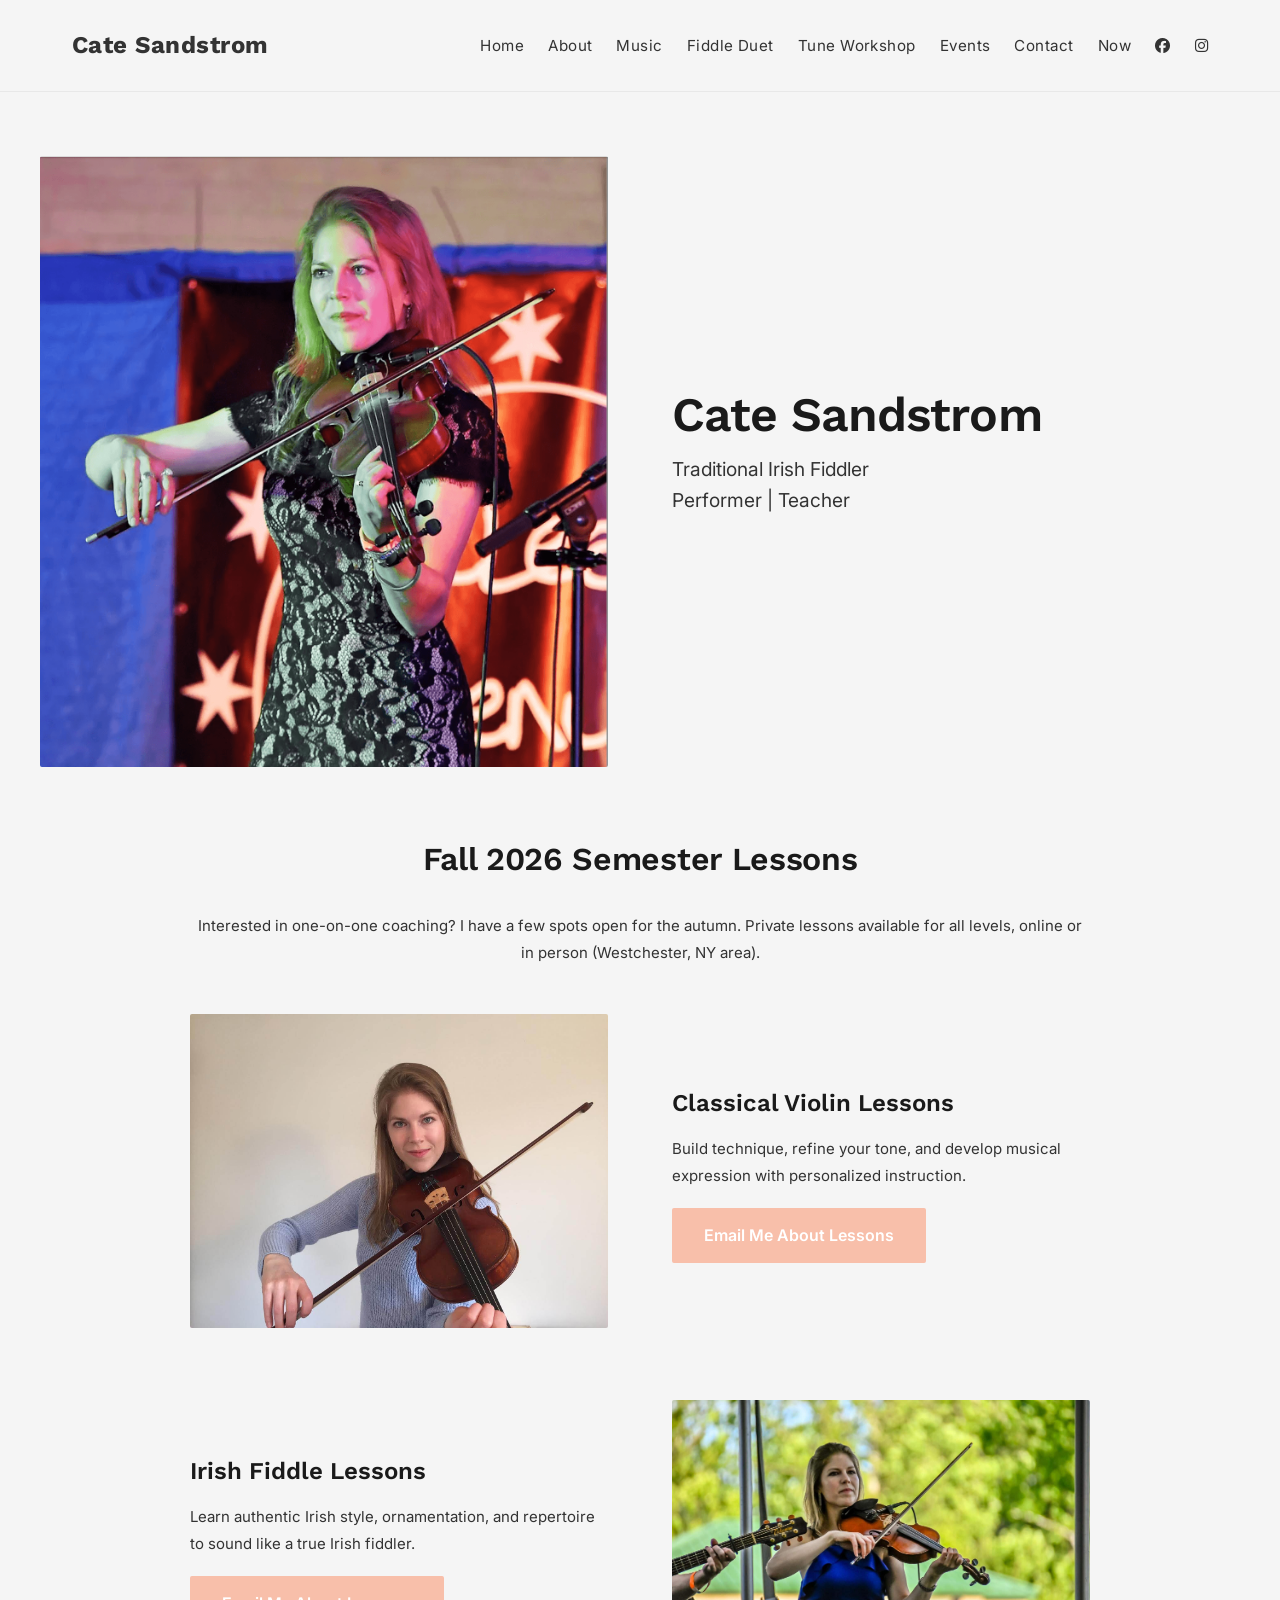
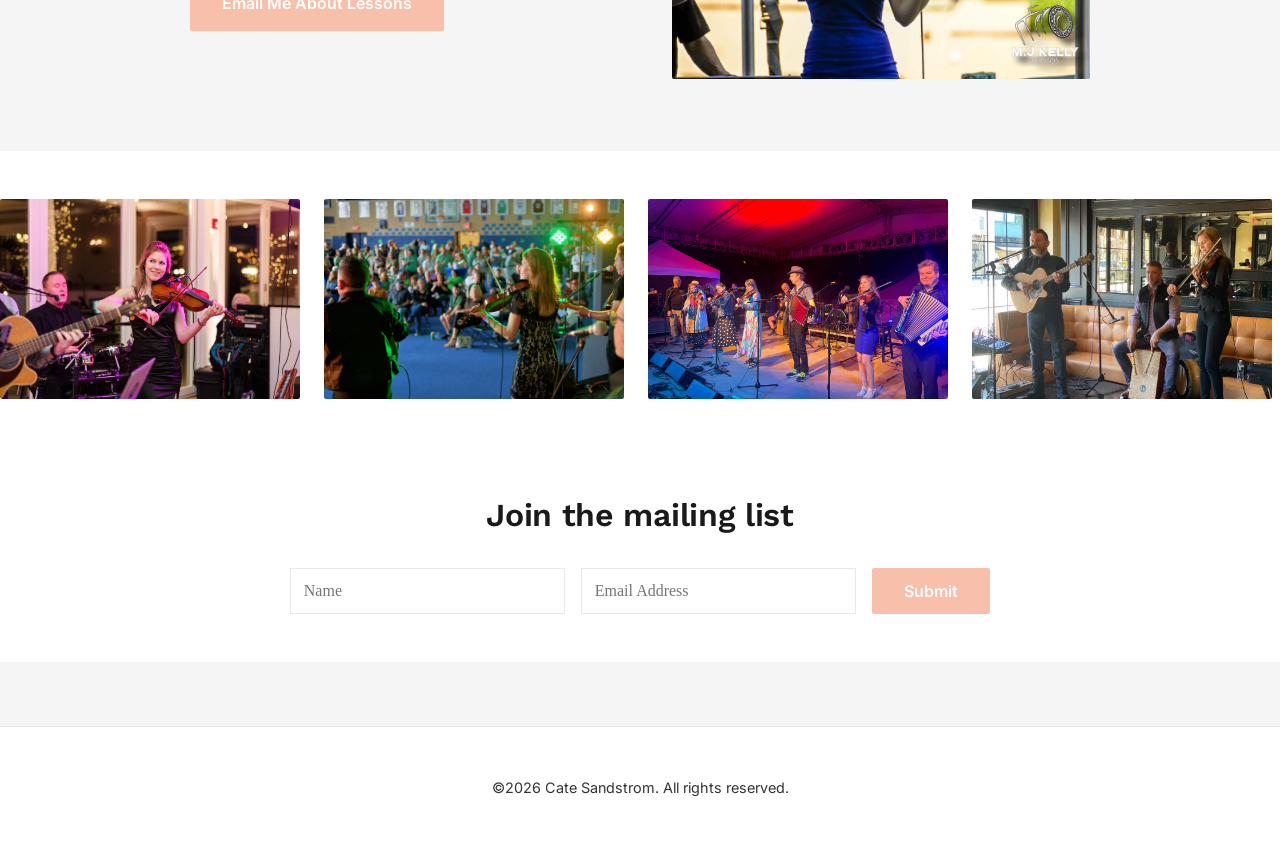
<file: index.html>
<!DOCTYPE html>
<html lang="en">
<head>
    <meta charset="UTF-8">
    <meta name="viewport" content="width=device-width, initial-scale=1.0">
    <title>Cate Sandstrom - Traditional Irish Fiddler</title>
    <link rel="icon" type="image/png" href="images/favicon.png">
    <meta name="description" content="Traditional Irish Fiddler based in New York. Performer and Teacher specializing in Irish fiddle and classical violin.">
    
    <!-- Fonts -->
    <link rel="preconnect" href="https://fonts.googleapis.com">
    <link rel="preconnect" href="https://fonts.gstatic.com" crossorigin>
    <link href="https://fonts.googleapis.com/css2?family=Work+Sans:wght@400;500;600;700&family=Inter:wght@400;500;600&display=swap" rel="stylesheet">
    
    <!-- Font Awesome for icons -->
    <link rel="stylesheet" href="https://cdnjs.cloudflare.com/ajax/libs/font-awesome/6.4.0/css/all.min.css">
    
    <!-- Stylesheet -->
    <link rel="stylesheet" href="css/style.css">
</head>
<body>
    <!-- Header & Navigation -->
    <header>
        <div class="container">
            <nav>
                <a href="index.html" class="logo" style="text-decoration: none; color: inherit;">Cate Sandstrom</a>
                <button class="menu-toggle" aria-label="Toggle menu">
                    <i class="fas fa-bars"></i>
                </button>
                <ul class="nav-links">
                    <li><a href="index.html">Home</a></li>
                    <li><a href="about.html">About</a></li>
                    <li><a href="music.html">Music</a></li>
                    <li><a href="duet.html">Fiddle Duet</a></li>
                    <li><a href="workshop.html">Tune Workshop</a></li>
                    <li><a href="events.html">Events</a></li>
                    <li><a href="contact.html">Contact</a></li>
                    <li><a href="now.html">Now</a></li>
                    <!-- Hidden pages - remove comments to show -->
                    <!-- <li><a href="blog.html">Blog</a></li> -->
                    <!-- <li><a href="consulting.html">Consulting</a></li> -->
                    <li><a href="https://www.facebook.com/catesandstrommusic" target="_blank" class="social-icon"><i class="fab fa-facebook"></i></a></li>
                    <li><a href="https://www.instagram.com/catesandstrom/" target="_blank" class="social-icon"><i class="fab fa-instagram"></i></a></li>
                </ul>
            </nav>
        </div>
    </header>

    <!-- Hero Section -->
    <section class="hero container">
        <div class="hero-content">
            <h1>Cate Sandstrom</h1>
            <p class="hero-subtitle">Traditional Irish Fiddler<br>Performer | Teacher</p>
        </div>
        <div class="hero-image-container">
            <!-- EDIT: Replace this placeholder image with your hero photo -->
            <img src="images/hero.jpg" alt="Cate Sandstrom performing" class="hero-image">
            <!-- Placeholder: Use a photo of you performing with your fiddle -->
        </div>
    </section>


    <!-- Private Lessons Section -->
    <section class="container">
        <div class="content-section">
            <h2 class="text-center">Fall 2026 Semester Lessons</h2>
            <p class="text-center" style="margin-bottom: 3rem;">Interested in one-on-one coaching? I have a few spots open for the autumn. Private lessons available for all levels, online or in person (Westchester, NY area).</p>
            
            <div class="two-column">
                <div>
                    <!-- EDIT: Replace with photo of you teaching or playing classical violin -->
                    <img src="images/teaching-classical.jpg" alt="Classical violin lesson">
                </div>
                <div>
                    <h3>Classical Violin Lessons</h3>
                    <p>Build technique, refine your tone, and develop musical expression with personalized instruction.</p>
                    <a href="contact.html" class="btn">Email Me About Lessons</a>
                </div>
            </div>

            <div class="two-column reverse">
                <div>
                    <!-- EDIT: Replace with photo of you teaching or playing Irish fiddle -->
                    <img src="images/teaching-irish.jpg" alt="Irish fiddle lesson">
                </div>
                <div>
                    <h3>Irish Fiddle Lessons</h3>
                    <p>Learn authentic Irish style, ornamentation, and repertoire to sound like a true Irish fiddler.</p>
                    <a href="contact.html" class="btn">Email Me About Lessons</a>
                </div>
            </div>
        </div>
    </section>

    <!-- Photo Carousel -->
    <section class="photo-carousel">
        <div class="carousel-track">
            <!-- EDIT: Replace these placeholder images with your performance photos -->
            <!-- Duplicate images to create seamless loop -->
            <img src="images/carousel-1.jpg" alt="Performance photo 1" class="carousel-image">
            <img src="images/carousel-2.jpg" alt="Performance photo 2" class="carousel-image">
            <img src="images/carousel-3.jpg" alt="Performance photo 3" class="carousel-image">
            <img src="images/carousel-4.jpg" alt="Performance photo 4" class="carousel-image">
            <img src="images/carousel-5.jpg" alt="Performance photo 5" class="carousel-image">
            <!-- Duplicate for seamless loop -->
            <img src="images/carousel-1.jpg" alt="Performance photo 1" class="carousel-image">
            <img src="images/carousel-2.jpg" alt="Performance photo 2" class="carousel-image">
            <img src="images/carousel-3.jpg" alt="Performance photo 3" class="carousel-image">
            <img src="images/carousel-4.jpg" alt="Performance photo 4" class="carousel-image">
            <img src="images/carousel-5.jpg" alt="Performance photo 5" class="carousel-image">
        </div>
    </section>

    <!-- Newsletter Signup -->
    <section class="newsletter-signup">
        <div class="container">
            <h2>Join the mailing list</h2>
            <!-- EDIT: Replace this form action with your newsletter service URL when you set one up -->
            <!-- For now, this will collect to a placeholder - see setup guide for Buttondown/MailerLite integration -->
            <form class="newsletter-form" action="https://formspree.io/f/YOUR_FORM_ID" method="POST">
                <input type="text" name="name" placeholder="Name" required>
                <input type="email" name="email" placeholder="Email Address" required>
                <button type="submit" class="btn">Submit</button>
            </form>
        </div>
    </section>

    <!-- Footer -->
    <footer>
        <div class="container">
            <div class="footer-content">
                <p class="footer-text">©2026 Cate Sandstrom. All rights reserved.</p>
            </div>
        </div>
    </footer>

    <!-- JavaScript for mobile menu -->
    <script src="js/main.js"></script>
</body>
</html>
</file>
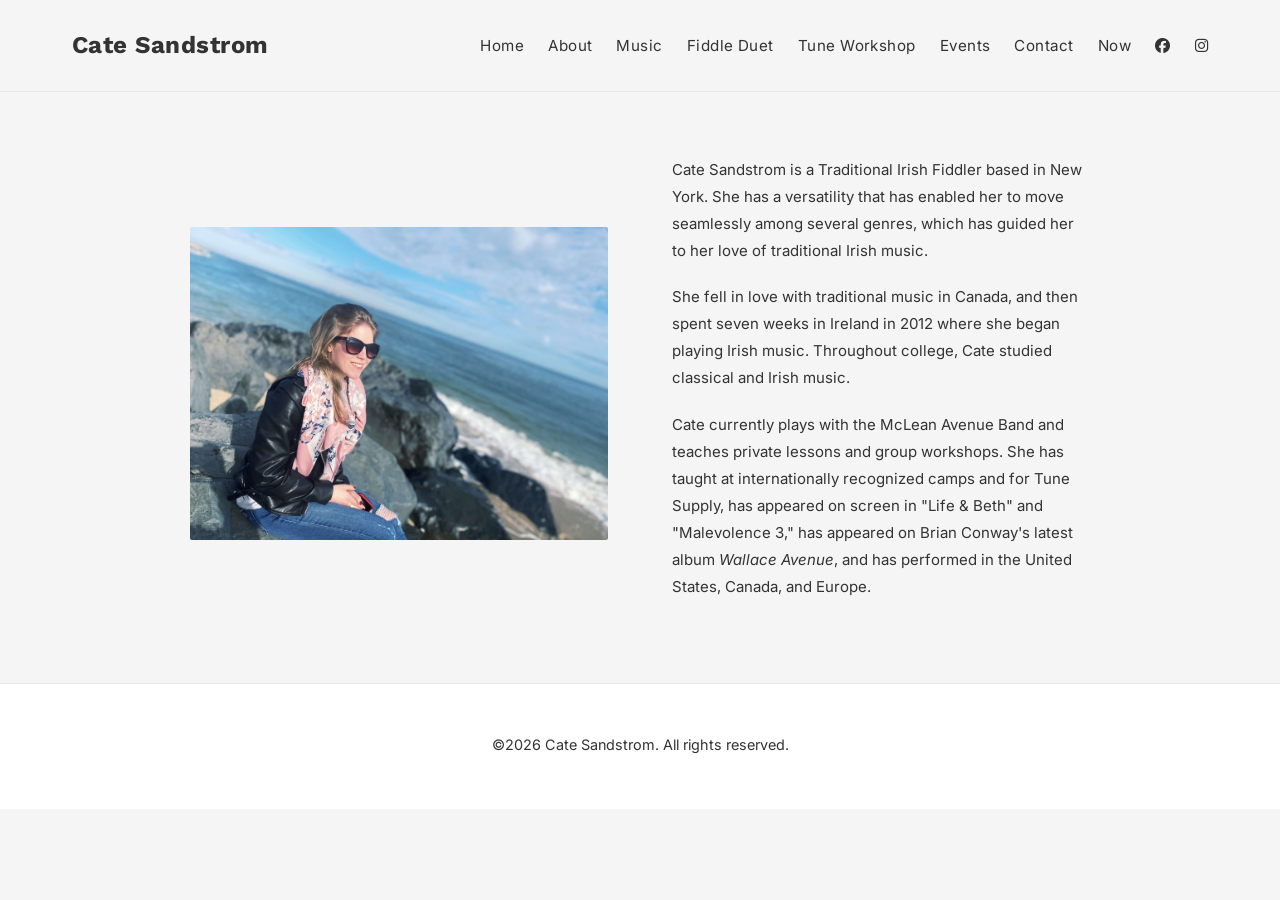
<file: about.html>
<!DOCTYPE html>
<html lang="en">
<head>
    <meta charset="UTF-8">
    <meta name="viewport" content="width=device-width, initial-scale=1.0">
    <title>About - Cate Sandstrom</title>
    <link rel="icon" type="image/png" href="images/favicon.png">
    <meta name="description" content="Learn about Cate Sandstrom, Traditional Irish Fiddler based in New York.">
    
    <link rel="preconnect" href="https://fonts.googleapis.com">
    <link rel="preconnect" href="https://fonts.gstatic.com" crossorigin>
    <link href="https://fonts.googleapis.com/css2?family=Work+Sans:wght@400;500;600;700&family=Inter:wght@400;500;600&display=swap" rel="stylesheet">
    <link rel="stylesheet" href="https://cdnjs.cloudflare.com/ajax/libs/font-awesome/6.4.0/css/all.min.css">
    <link rel="stylesheet" href="css/style.css">
</head>
<body>
    <header>
        <div class="container">
            <nav>
                <a href="index.html" class="logo" style="text-decoration: none; color: inherit;">Cate Sandstrom</a>
                <button class="menu-toggle" aria-label="Toggle menu">
                    <i class="fas fa-bars"></i>
                </button>
                <ul class="nav-links">
                    <li><a href="index.html">Home</a></li>
                    <li><a href="about.html">About</a></li>
                    <li><a href="music.html">Music</a></li>
                    <li><a href="duet.html">Fiddle Duet</a></li>
                    <li><a href="workshop.html">Tune Workshop</a></li>
                    <li><a href="events.html">Events</a></li>
                    <li><a href="contact.html">Contact</a></li>
                    <li><a href="now.html">Now</a></li>
                    <li><a href="https://www.facebook.com/catesandstrommusic" target="_blank" class="social-icon"><i class="fab fa-facebook"></i></a></li>
                    <li><a href="https://www.instagram.com/catesandstrom/" target="_blank" class="social-icon"><i class="fab fa-instagram"></i></a></li>
                </ul>
            </nav>
        </div>
    </header>

    <section class="container" style="padding-top: 4rem;">
        <div class="content-section">
            <div class="two-column">
                <div>
                    <!-- EDIT: Replace with a professional photo of yourself -->
                    <img src="images/about-photo.jpg" alt="Cate Sandstrom">
                </div>
                <div>
                    <p>Cate Sandstrom is a Traditional Irish Fiddler based in New York. She has a versatility that has enabled her to move seamlessly among several genres, which has guided her to her love of traditional Irish music.</p>
                    
                    <p>She fell in love with traditional music in Canada, and then spent seven weeks in Ireland in 2012 where she began playing Irish music. Throughout college, Cate studied classical and Irish music.</p>
                    
                    <p>Cate currently plays with the McLean Avenue Band and teaches private lessons and group workshops. She has taught at internationally recognized camps and for Tune Supply, has appeared on screen in "Life & Beth" and "Malevolence 3," has appeared on Brian Conway's latest album <em>Wallace Avenue</em>, and has performed in the United States, Canada, and Europe.</p>
                </div>
            </div>
        </div>
    </section>

    <footer>
        <div class="container">
            <div class="footer-content">
                <p class="footer-text">©2026 Cate Sandstrom. All rights reserved.</p>
            </div>
        </div>
    </footer>

    <script src="js/main.js"></script>
</body>
</html>
</file>
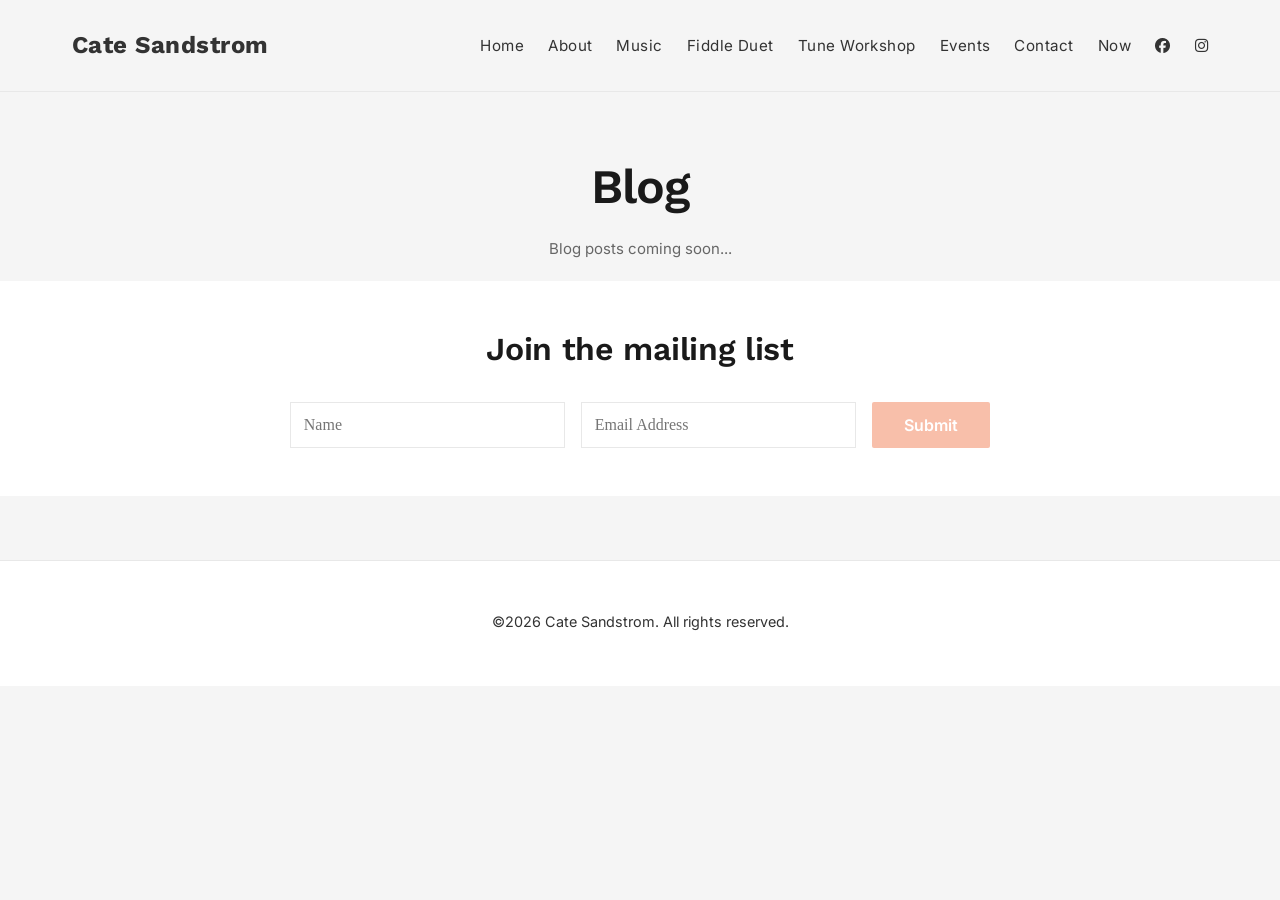
<file: blog.html>
<!DOCTYPE html>
<html lang="en">
<head>
    <meta charset="UTF-8">
    <meta name="viewport" content="width=device-width, initial-scale=1.0">
    <title>Blog - Cate Sandstrom</title>
    <link rel="icon" type="image/png" href="images/favicon.png">
    <meta name="description" content="Thoughts and stories from Cate Sandstrom.">
    
    <link rel="preconnect" href="https://fonts.googleapis.com">
    <link rel="preconnect" href="https://fonts.gstatic.com" crossorigin>
    <link href="https://fonts.googleapis.com/css2?family=Work+Sans:wght@400;500;600;700&family=Inter:wght@400;500;600&display=swap" rel="stylesheet">
    <link rel="stylesheet" href="https://cdnjs.cloudflare.com/ajax/libs/font-awesome/6.4.0/css/all.min.css">
    <link rel="stylesheet" href="css/style.css">
</head>
<body>
    <header>
        <div class="container">
            <nav>
                <a href="index.html" class="logo" style="text-decoration: none; color: inherit;">Cate Sandstrom</a>
                <button class="menu-toggle" aria-label="Toggle menu">
                    <i class="fas fa-bars"></i>
                </button>
                <ul class="nav-links">
                    <li><a href="index.html">Home</a></li>
                    <li><a href="about.html">About</a></li>
                    <li><a href="music.html">Music</a></li>
                    <li><a href="duet.html">Fiddle Duet</a></li>
                    <li><a href="workshop.html">Tune Workshop</a></li>
                    <li><a href="events.html">Events</a></li>
                    <li><a href="contact.html">Contact</a></li>
                    <li><a href="now.html">Now</a></li>
                    <!-- This page is hidden from nav - add <li><a href="blog.html">Blog</a></li> to show it -->
                    <li><a href="https://www.facebook.com/catesandstrommusic" target="_blank" class="social-icon"><i class="fab fa-facebook"></i></a></li>
                    <li><a href="https://www.instagram.com/catesandstrom/" target="_blank" class="social-icon"><i class="fab fa-instagram"></i></a></li>
                </ul>
            </nav>
        </div>
    </header>

    <section class="container" style="padding-top: 4rem;">
        <div class="content-section">
            <h1 class="text-center">Blog</h1>
            
            <!-- EDIT: Add your blog posts here when ready -->
            <!-- Example blog post structure:
            
            <article style="margin-bottom: 4rem; padding-bottom: 2rem; border-bottom: 1px solid #e8e8e8;">
                <img src="images/blog-post-1.jpg" alt="Blog post image" style="width: 100%; height: 300px; object-fit: cover; margin-bottom: 1rem;">
                <h2>Why You're Not Getting the Full Benefits of Your Vitamin D Supplement</h2>
                <p style="color: #666; font-size: 0.9rem; margin-bottom: 1rem;">Published on January 1, 2026</p>
                <p>The SUNSHINE vitamin. The HAPPY hormone. The IMMUNE booster. Vitamin D has so many benefits...</p>
                <a href="blog-post-1.html" class="btn-link">Read More</a>
            </article>
            
            -->
            
            <p class="text-center" style="color: #666;">Blog posts coming soon...</p>
        </div>
    </section>

    <section class="newsletter-signup">
        <div class="container">
            <h2>Join the mailing list</h2>
            <form class="newsletter-form" action="https://formspree.io/f/YOUR_FORM_ID" method="POST">
                <input type="text" name="name" placeholder="Name" required>
                <input type="email" name="email" placeholder="Email Address" required>
                <button type="submit" class="btn">Submit</button>
            </form>
        </div>
    </section>

    <footer>
        <div class="container">
            <div class="footer-content">
                <p class="footer-text">©2026 Cate Sandstrom. All rights reserved.</p>
            </div>
        </div>
    </footer>

    <script src="js/main.js"></script>
</body>
</html>
</file>
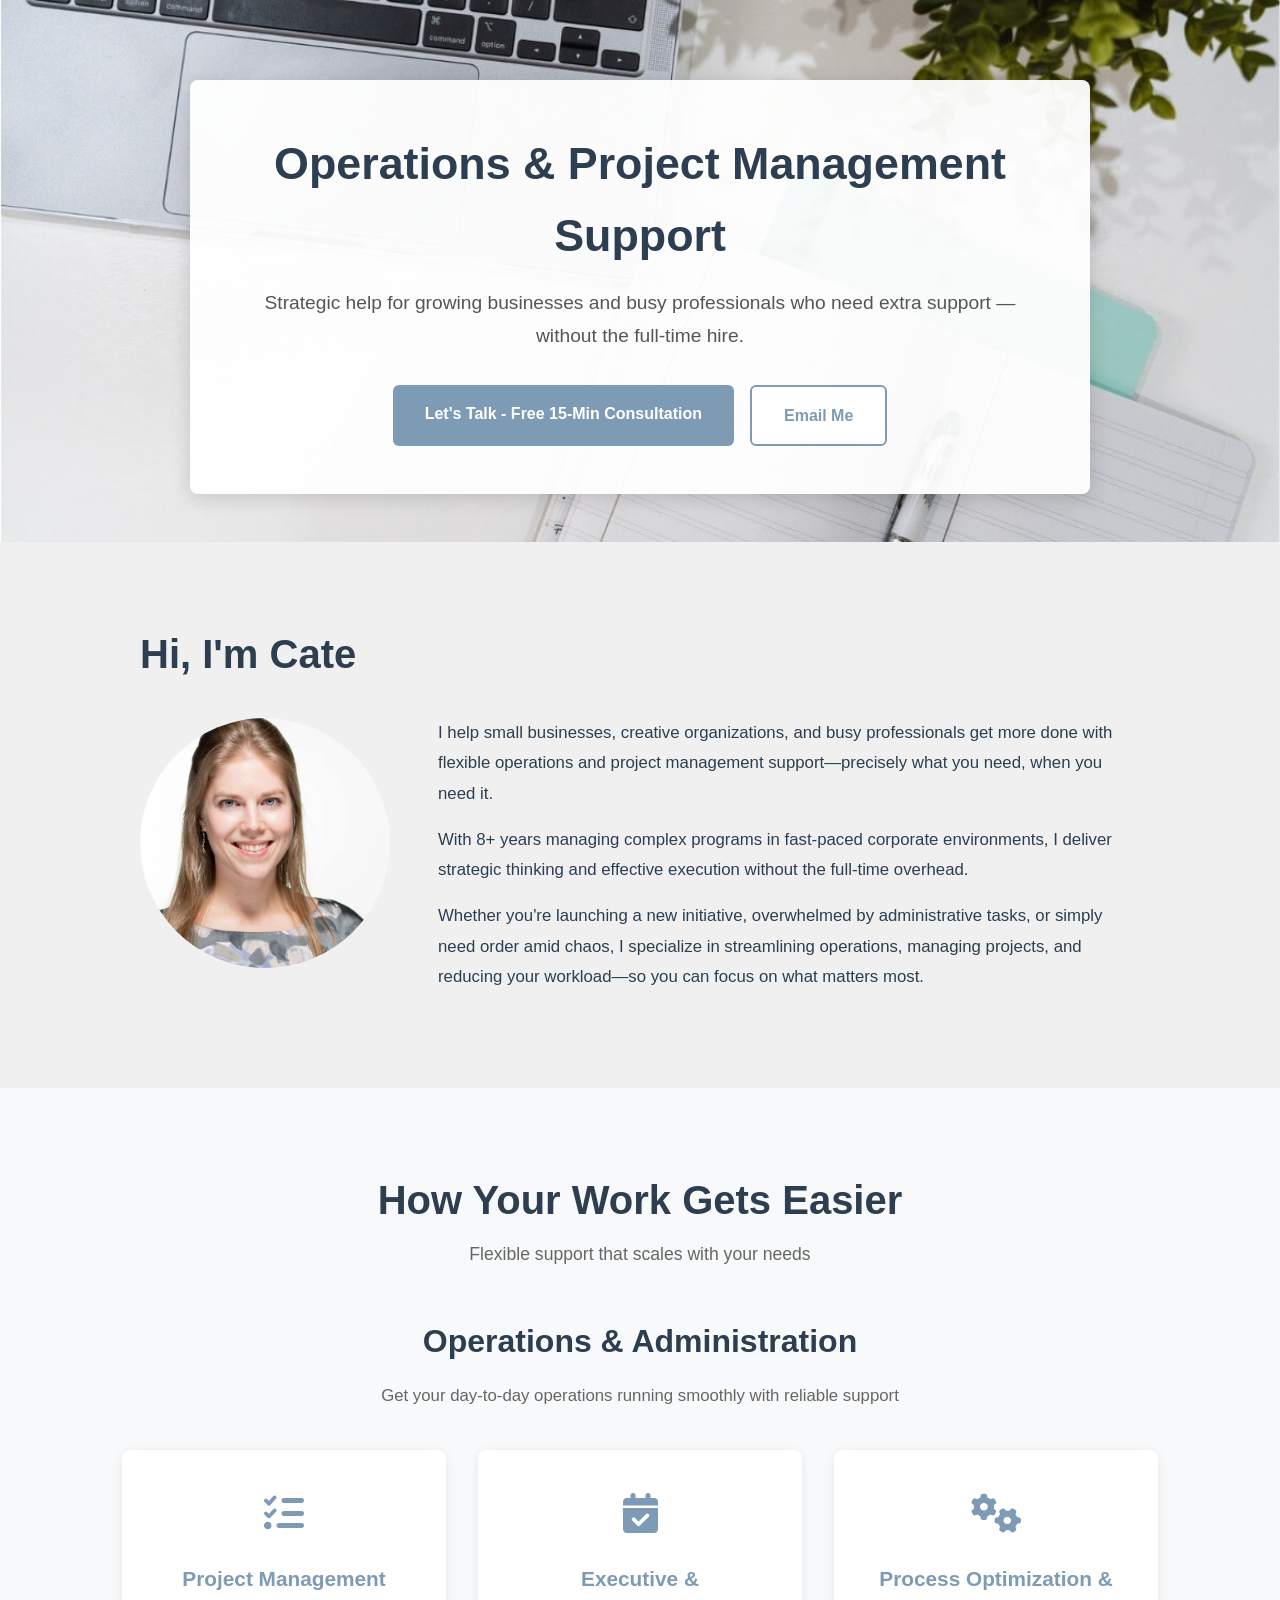
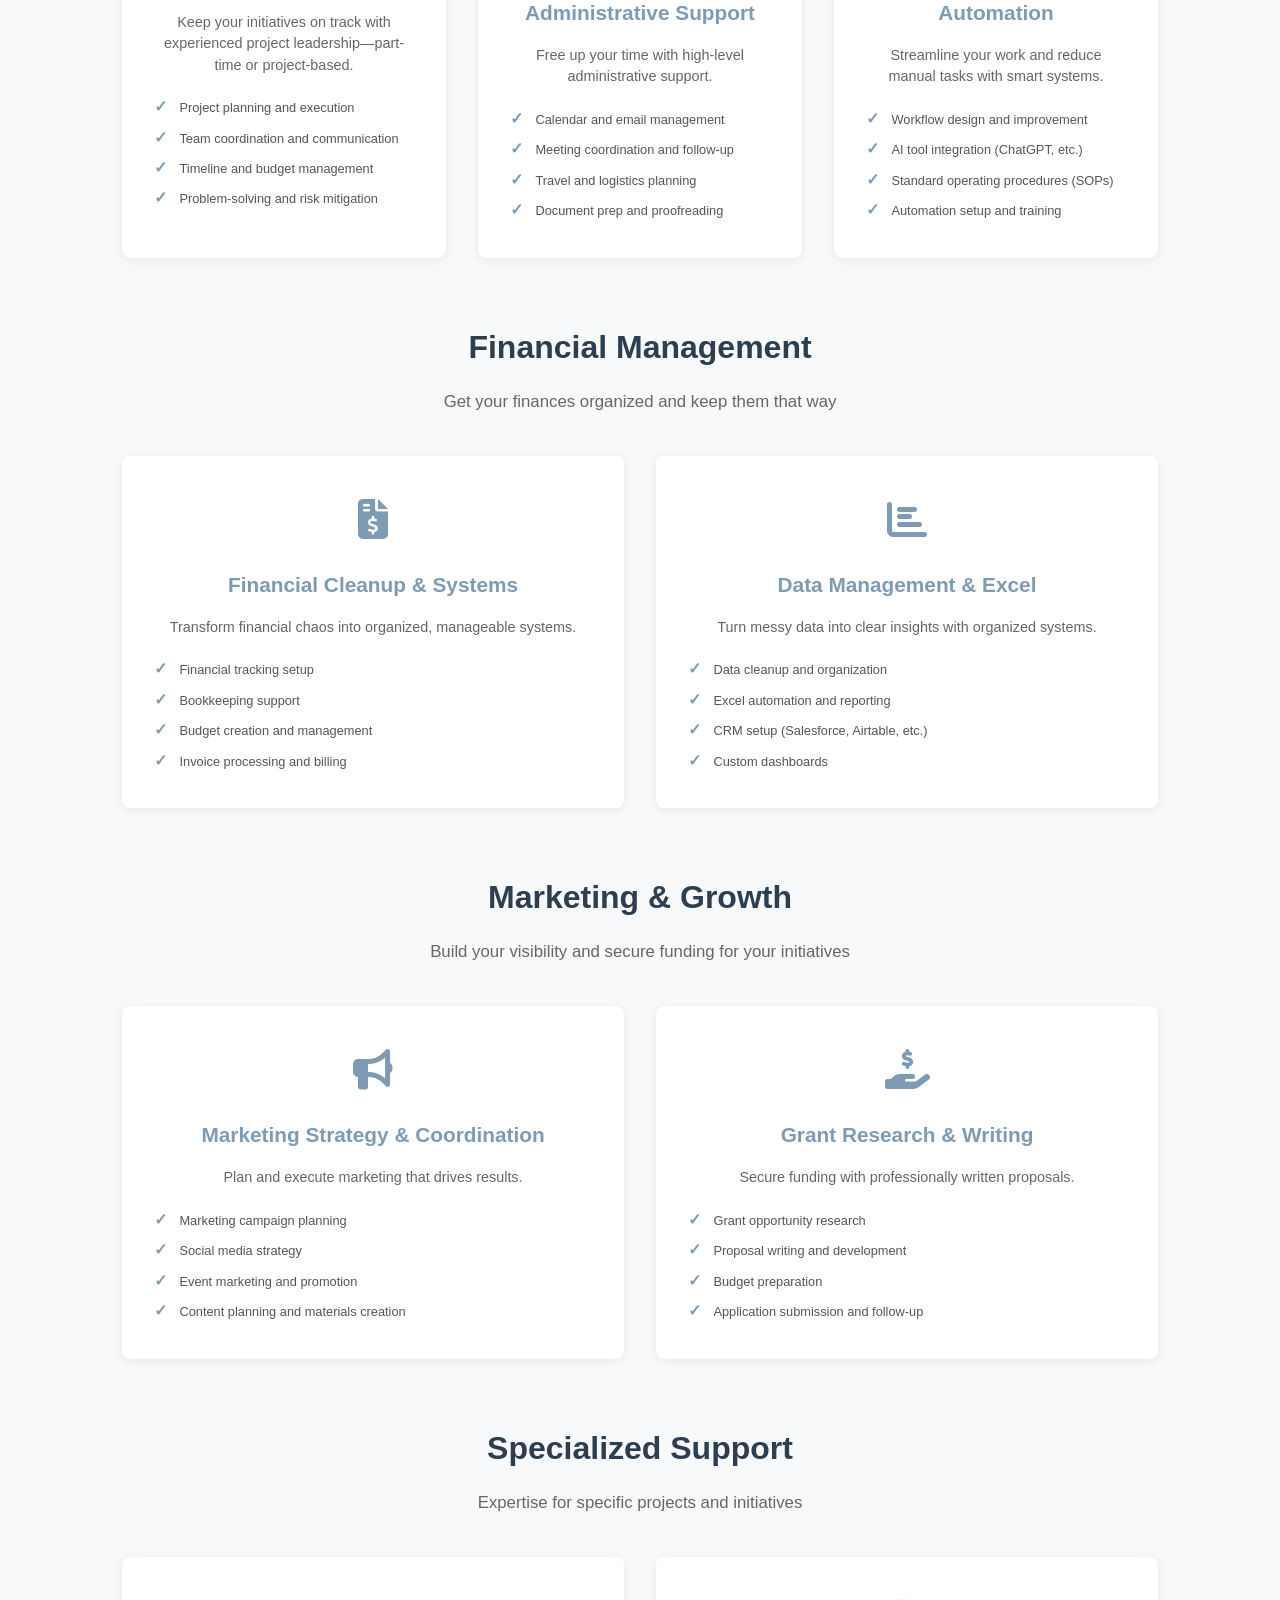
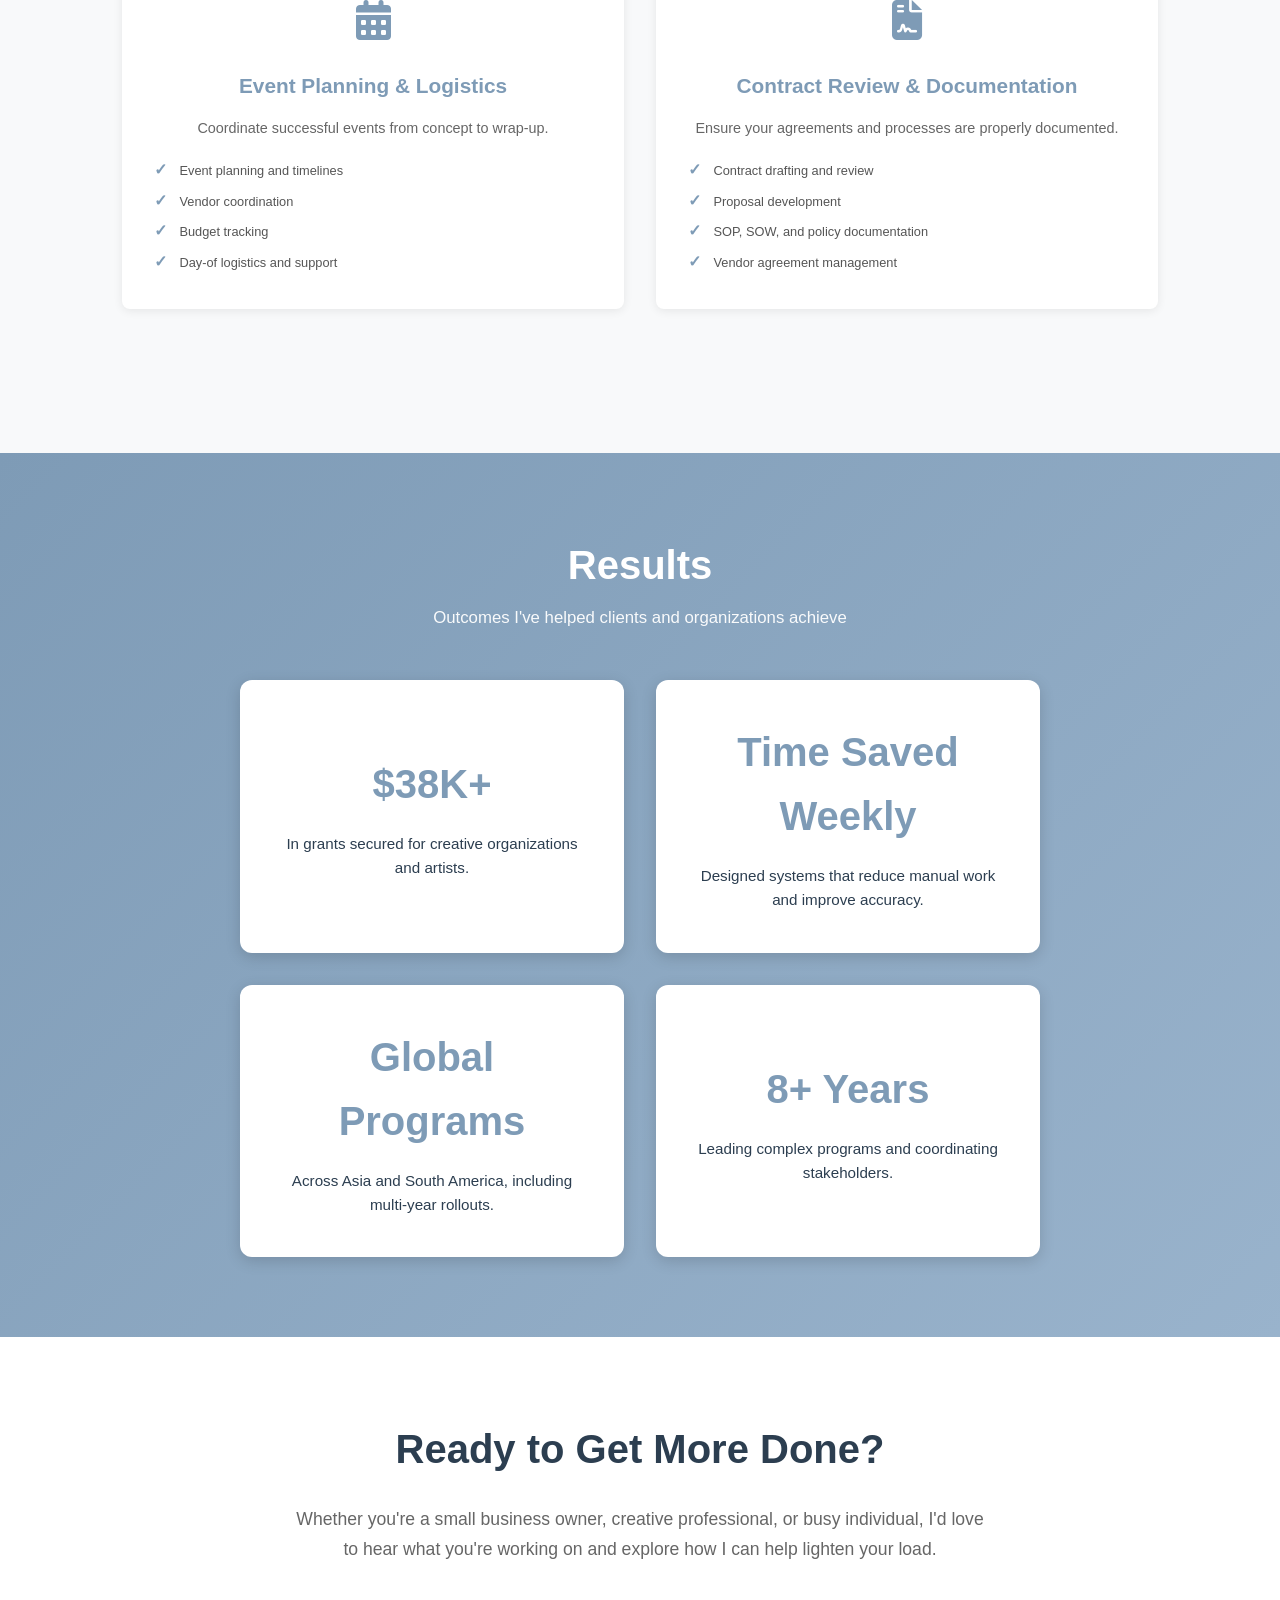
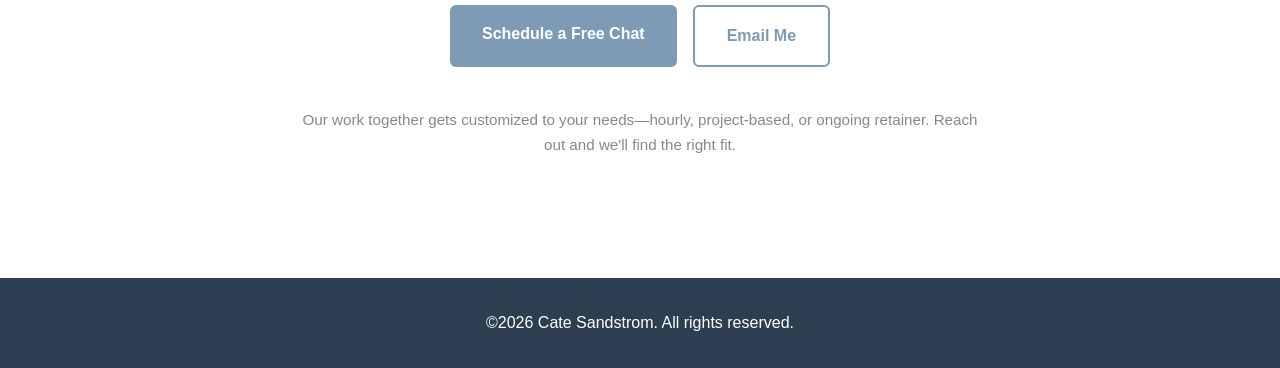
<file: consulting.html>
<!DOCTYPE html>
<html lang="en">
<head>
    <meta charset="UTF-8">
    <meta name="viewport" content="width=device-width, initial-scale=1.0">
    <title>Operations & Project Management Support - Cate Sandstrom</title>
    <link rel="stylesheet" href="https://cdnjs.cloudflare.com/ajax/libs/font-awesome/6.4.0/css/all.min.css">
    <style>
        * { margin: 0; padding: 0; box-sizing: border-box; }
        body { font-family: -apple-system, BlinkMacSystemFont, 'Segoe UI', 'Roboto', sans-serif; line-height: 1.6; color: #2c3e50; }
        
        /* Hero - Shorter to let headshot peek through */
        .hero { 
            background: url('images/consulting-hero.jpg'); 
            background-size: cover; 
            background-position: center; 
            padding: 5rem 2rem 3rem; 
            display: flex; 
            align-items: center; 
            justify-content: center; 
            min-height: 400px; 
        }
        .hero-box { 
            background: rgba(255, 255, 255, 0.95); 
            padding: 3rem 3.5rem; 
            border-radius: 8px; 
            max-width: 900px; 
            text-align: center; 
            box-shadow: 0 4px 20px rgba(0,0,0,0.15); 
        }
        .hero-box h1 { font-size: 2.8rem; font-weight: 700; margin-bottom: 1rem; color: #2c3e50; }
        .hero-box p { font-size: 1.2rem; margin-bottom: 2rem; line-height: 1.7; color: #555; }
        .hero-cta { display: flex; gap: 1rem; justify-content: center; flex-wrap: wrap; }
        .btn-primary { background: #7E9BB6; color: white; padding: 1rem 2rem; text-decoration: none; border-radius: 6px; font-weight: 600; font-size: 1rem; transition: all 0.3s; }
        .btn-primary:hover { background: #6a87a3; transform: translateY(-2px); }
        .btn-secondary { background: white; color: #7E9BB6; padding: 1rem 2rem; text-decoration: none; border-radius: 6px; font-weight: 600; font-size: 1rem; border: 2px solid #7E9BB6; transition: all 0.3s; }
        .btn-secondary:hover { background: #f5f5f5; transform: translateY(-2px); }
        .container { max-width: 1100px; margin: 0 auto; padding: 0 2rem; }
        
        /* Intro section - Header ABOVE and LEFT-ALIGNED with photo */
        .intro-section { padding: 5rem 0; background: #f0f0f0; }
        .intro-wrapper { max-width: 1000px; margin: 0 auto; }
        .intro-header { margin-bottom: 2rem; }
        .intro-header h2 { 
            font-size: 2.5rem; 
            color: #2c3e50; 
            font-weight: 700; 
            text-align: left;
        }
        .intro-content { 
            display: grid; 
            grid-template-columns: 250px 1fr; 
            gap: 3rem; 
            align-items: start; 
        }
        .intro-photo { text-align: center; }
        .intro-photo img { width: 250px; height: 250px; border-radius: 50%; object-fit: cover; background: #ddd; }
        .intro-text { font-size: 1.05rem; line-height: 1.8; }
        .intro-text p { margin-bottom: 1rem; }
        
        /* Services section */
        .services-section { padding: 5rem 0; background: #f8f9fa; }
        .section-header { text-align: center; margin-bottom: 3rem; }
        .section-header h2 { font-size: 2.5rem; color: #2c3e50; margin-bottom: 0.5rem; font-weight: 700; }
        .section-header p { font-size: 1.1rem; color: #666; }
        .service-category { margin-bottom: 4rem; }
        .service-category h3 { font-size: 2rem; color: #2c3e50; margin-bottom: 1rem; text-align: center; font-weight: 700; }
        .service-category > p { text-align: center; color: #666; margin-bottom: 2.5rem; font-size: 1.05rem; }
        .service-grid { display: grid; grid-template-columns: repeat(auto-fit, minmax(320px, 1fr)); gap: 2rem; }
        
        /* Service cards */
        .service-card { 
            background: white; 
            padding: 2rem; 
            border-radius: 8px; 
            text-align: center; 
            box-shadow: 0 2px 10px rgba(0,0,0,0.08);
            transition: all 0.3s;
        }
        .service-card:hover { 
            box-shadow: 0 4px 20px rgba(0,0,0,0.12);
            transform: translateY(-2px);
        }
        .service-card .icon { font-size: 2.5rem; color: #7E9BB6; margin-bottom: 1rem; }
        .service-card h4 { 
            font-size: 1.3rem; 
            color: #7E9BB6; 
            margin-bottom: 1rem; 
            font-weight: 600; 
        }
        .service-card p { color: #666; margin-bottom: 1rem; font-size: 0.9rem; line-height: 1.5; }
        .service-card ul { list-style: none; padding: 0; text-align: left; }
        .service-card ul li { 
            padding: 0.3rem 0; 
            color: #555; 
            font-size: 0.8rem; 
            line-height: 1.3;
        }
        .service-card ul li::before { content: "✓ "; color: #7E9BB6; font-weight: bold; margin-right: 0.5rem; font-size: 1rem; }
        
        /* Results section - FORCE equal height */
        .results-section { padding: 5rem 0; background: linear-gradient(135deg, #7E9BB6, #99b3cc); color: white; }
        .results-section h2 { text-align: center; font-size: 2.5rem; margin-bottom: 0.5rem; font-weight: 700; }
        .results-section > .container > p { text-align: center; margin-bottom: 3rem; font-size: 1.05rem; opacity: 0.95; }
        .results-grid { 
            display: grid; 
            grid-template-columns: repeat(2, 1fr); 
            grid-auto-rows: 1fr;
            gap: 2rem; 
            max-width: 800px; 
            margin: 0 auto; 
        }
        .result-card { 
            background: white; 
            color: #2c3e50; 
            padding: 2.5rem 2rem; 
            border-radius: 12px; 
            text-align: center;
            display: flex;
            flex-direction: column;
            justify-content: center;
            align-items: center;
            box-shadow: 0 4px 15px rgba(0,0,0,0.15);
        }
        .result-card h3 { font-size: 2.5rem; color: #7E9BB6; margin-bottom: 1rem; font-weight: 700; }
        .result-card p { font-size: 0.95rem; line-height: 1.6; }
        
        /* CTA section */
        .cta-section { padding: 5rem 0; background: white; text-align: center; }
        .cta-section h2 { font-size: 2.5rem; color: #2c3e50; margin-bottom: 1.5rem; font-weight: 700; }
        .cta-section p { font-size: 1.1rem; color: #666; max-width: 700px; margin: 0 auto 2.5rem; line-height: 1.7; }
        footer { background: #2c3e50; color: white; padding: 2rem 0; text-align: center; }
        
        @media (max-width: 768px) {
            .hero { min-height: 350px; padding: 4rem 2rem 2rem; }
            .hero-box h1 { font-size: 2rem; }
            .hero-box { padding: 2.5rem 2rem; }
            .intro-header h2 { font-size: 2rem; text-align: center; }
            .intro-content { grid-template-columns: 1fr; text-align: center; }
            .intro-photo img { width: 200px; height: 200px; }
            .service-grid { grid-template-columns: 1fr; }
            .results-grid { grid-template-columns: 1fr; }
        }
    </style>
</head>
<body>
    <section class="hero">
        <div class="hero-box">
            <h1>Operations & Project Management Support</h1>
            <p>Strategic help for growing businesses and busy professionals who need extra support — without the full-time hire.</p>
            <div class="hero-cta">
                <a href="https://calendly.com/catesandstrom1/30min" target="_blank" class="btn-primary">Let's Talk - Free 15-Min Consultation</a>
                <a href="mailto:catesandstrommusic@gmail.com" class="btn-secondary">Email Me</a>
            </div>
        </div>
    </section>

    <section class="intro-section">
        <div class="container">
            <div class="intro-wrapper">
                <div class="intro-header">
                    <h2>Hi, I'm Cate</h2>
                </div>
                <div class="intro-content">
                    <div class="intro-photo">
                        <img src="images/cate-consulting.jpg" alt="Cate Sandstrom">
                    </div>
                    <div class="intro-text">
                        <p>I help small businesses, creative organizations, and busy professionals get more done with flexible operations and project management support—precisely what you need, when you need it.</p>
                        <p>With 8+ years managing complex programs in fast-paced corporate environments, I deliver strategic thinking and effective execution without the full-time overhead.</p>
                        <p>Whether you're launching a new initiative, overwhelmed by administrative tasks, or simply need order amid chaos, I specialize in streamlining operations, managing projects, and reducing your workload—so you can focus on what matters most.</p>
                    </div>
                </div>
            </div>
        </div>
    </section>

    <section class="services-section">
        <div class="container">
            <div class="section-header">
                <h2>How Your Work Gets Easier</h2>
                <p>Flexible support that scales with your needs</p>
            </div>

            <div class="service-category">
                <h3>Operations & Administration</h3>
                <p>Get your day-to-day operations running smoothly with reliable support</p>
                <div class="service-grid">
                    <div class="service-card">
                        <div class="icon"><i class="fas fa-tasks"></i></div>
                        <h4>Project Management</h4>
                        <p>Keep your initiatives on track with experienced project leadership—part-time or project-based.</p>
                        <ul>
                            <li>Project planning and execution</li>
                            <li>Team coordination and communication</li>
                            <li>Timeline and budget management</li>
                            <li>Problem-solving and risk mitigation</li>
                        </ul>
                    </div>
                    <div class="service-card">
                        <div class="icon"><i class="fas fa-calendar-check"></i></div>
                        <h4>Executive & Administrative Support</h4>
                        <p>Free up your time with high-level administrative support.</p>
                        <ul>
                            <li>Calendar and email management</li>
                            <li>Meeting coordination and follow-up</li>
                            <li>Travel and logistics planning</li>
                            <li>Document prep and proofreading</li>
                        </ul>
                    </div>
                    <div class="service-card">
                        <div class="icon"><i class="fas fa-cogs"></i></div>
                        <h4>Process Optimization & Automation</h4>
                        <p>Streamline your work and reduce manual tasks with smart systems.</p>
                        <ul>
                            <li>Workflow design and improvement</li>
                            <li>AI tool integration (ChatGPT, etc.)</li>
                            <li>Standard operating procedures (SOPs)</li>
                            <li>Automation setup and training</li>
                        </ul>
                    </div>
                </div>
            </div>

            <div class="service-category">
                <h3>Financial Management</h3>
                <p>Get your finances organized and keep them that way</p>
                <div class="service-grid">
                    <div class="service-card">
                        <div class="icon"><i class="fas fa-file-invoice-dollar"></i></div>
                        <h4>Financial Cleanup & Systems</h4>
                        <p>Transform financial chaos into organized, manageable systems.</p>
                        <ul>
                            <li>Financial tracking setup</li>
                            <li>Bookkeeping support</li>
                            <li>Budget creation and management</li>
                            <li>Invoice processing and billing</li>
                        </ul>
                    </div>
                    <div class="service-card">
                        <div class="icon"><i class="fas fa-chart-bar"></i></div>
                        <h4>Data Management & Excel</h4>
                        <p>Turn messy data into clear insights with organized systems.</p>
                        <ul>
                            <li>Data cleanup and organization</li>
                            <li>Excel automation and reporting</li>
                            <li>CRM setup (Salesforce, Airtable, etc.)</li>
                            <li>Custom dashboards</li>
                        </ul>
                    </div>
                </div>
            </div>

            <div class="service-category">
                <h3>Marketing & Growth</h3>
                <p>Build your visibility and secure funding for your initiatives</p>
                <div class="service-grid">
                    <div class="service-card">
                        <div class="icon"><i class="fas fa-bullhorn"></i></div>
                        <h4>Marketing Strategy & Coordination</h4>
                        <p>Plan and execute marketing that drives results.</p>
                        <ul>
                            <li>Marketing campaign planning</li>
                            <li>Social media strategy</li>
                            <li>Event marketing and promotion</li>
                            <li>Content planning and materials creation</li>
                        </ul>
                    </div>
                    <div class="service-card">
                        <div class="icon"><i class="fas fa-hand-holding-usd"></i></div>
                        <h4>Grant Research & Writing</h4>
                        <p>Secure funding with professionally written proposals.</p>
                        <ul>
                            <li>Grant opportunity research</li>
                            <li>Proposal writing and development</li>
                            <li>Budget preparation</li>
                            <li>Application submission and follow-up</li>
                        </ul>
                    </div>
                </div>
            </div>

            <div class="service-category">
                <h3>Specialized Support</h3>
                <p>Expertise for specific projects and initiatives</p>
                <div class="service-grid">
                    <div class="service-card">
                        <div class="icon"><i class="fas fa-calendar-alt"></i></div>
                        <h4>Event Planning & Logistics</h4>
                        <p>Coordinate successful events from concept to wrap-up.</p>
                        <ul>
                            <li>Event planning and timelines</li>
                            <li>Vendor coordination</li>
                            <li>Budget tracking</li>
                            <li>Day-of logistics and support</li>
                        </ul>
                    </div>
                    <div class="service-card">
                        <div class="icon"><i class="fas fa-file-contract"></i></div>
                        <h4>Contract Review & Documentation</h4>
                        <p>Ensure your agreements and processes are properly documented.</p>
                        <ul>
                            <li>Contract drafting and review</li>
                            <li>Proposal development</li>
                            <li>SOP, SOW, and policy documentation</li>
                            <li>Vendor agreement management</li>
                        </ul>
                    </div>
                </div>
            </div>
        </div>
    </section>

    <section class="results-section">
        <div class="container">
            <h2>Results</h2>
            <p>Outcomes I've helped clients and organizations achieve</p>
            <div class="results-grid">
                <div class="result-card">
                    <h3>$38K+</h3>
                    <p>In grants secured for creative organizations and artists.</p>
                </div>
                <div class="result-card">
                    <h3>Time Saved Weekly</h3>
                    <p>Designed systems that reduce manual work and improve accuracy.</p>
                </div>
                <div class="result-card">
                    <h3>Global Programs</h3>
                    <p>Across Asia and South America, including multi-year rollouts.</p>
                </div>
                <div class="result-card">
                    <h3>8+ Years</h3>
                    <p>Leading complex programs and coordinating stakeholders.</p>
                </div>
            </div>
        </div>
    </section>

    <section class="cta-section">
        <div class="container">
            <h2>Ready to Get More Done?</h2>
            <p>Whether you're a small business owner, creative professional, or busy individual, I'd love to hear what you're working on and explore how I can help lighten your load.</p>
            <div class="hero-cta">
                <a href="https://calendly.com/catesandstrom1/30min" target="_blank" class="btn-primary">Schedule a Free Chat</a>
                <a href="mailto:catesandstrommusic@gmail.com" class="btn-secondary">Email Me</a>
            </div>
            <p style="margin-top: 2.5rem; font-size: 0.95rem; color: #888;">Our work together gets customized to your needs—hourly, project-based, or ongoing retainer. Reach out and we'll find the right fit.</p>
        </div>
    </section>

    <footer>
        <div class="container">
            <p>©2026 Cate Sandstrom. All rights reserved.</p>
        </div>
    </footer>
</body>
</html>
</file>
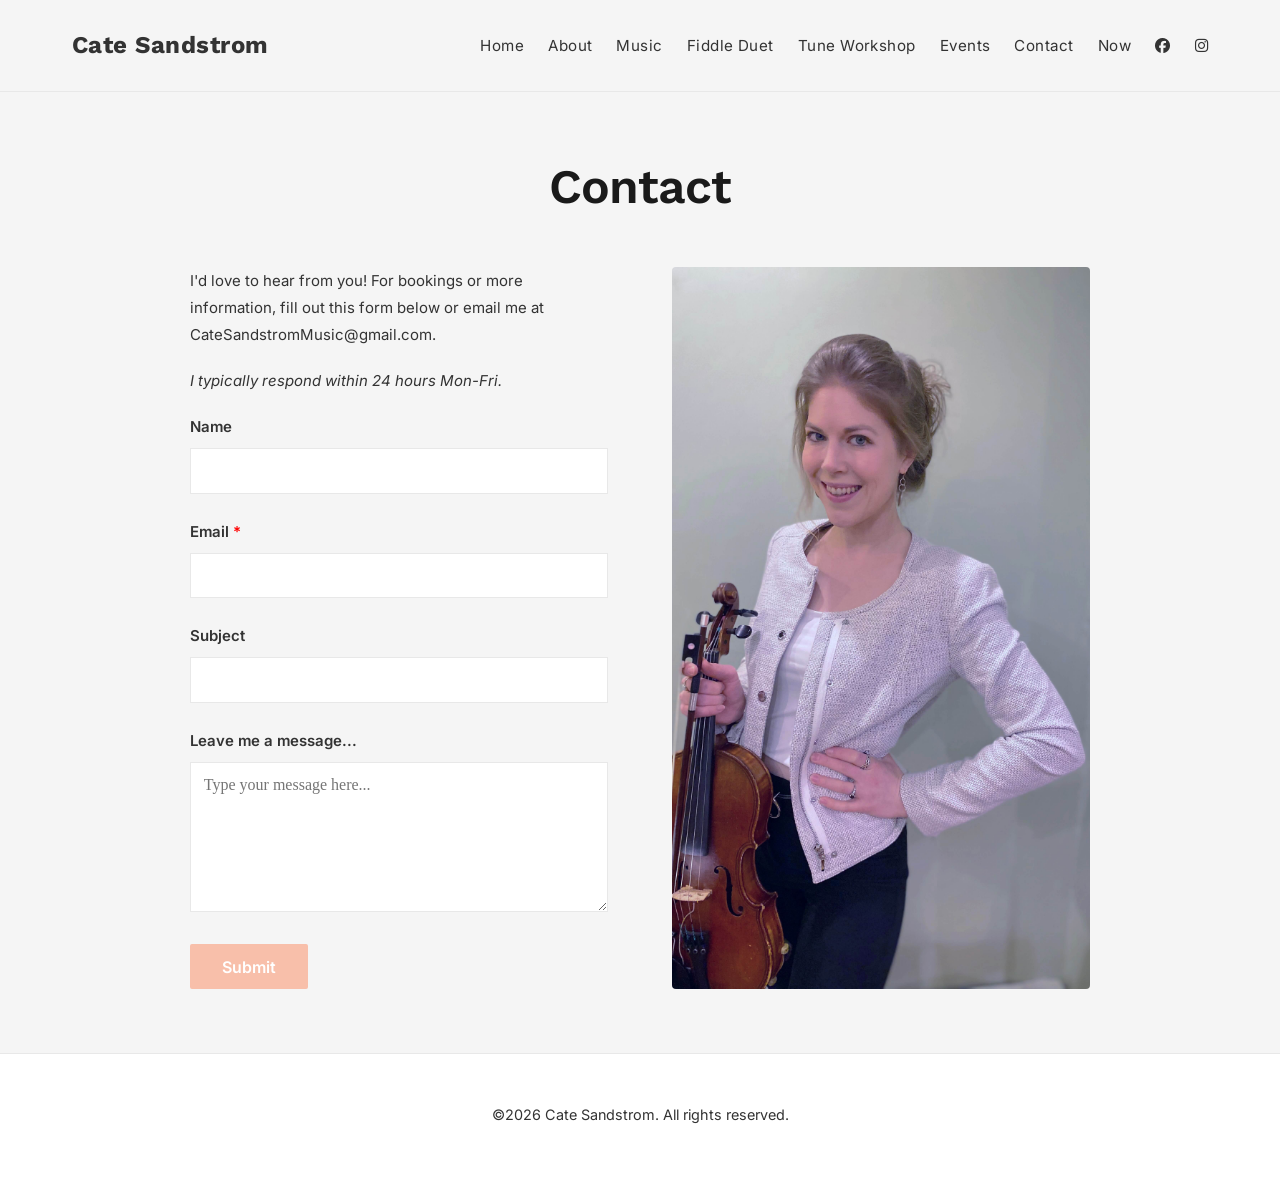
<file: contact.html>
<!DOCTYPE html>
<html lang="en">
<head>
    <meta charset="UTF-8">
    <meta name="viewport" content="width=device-width, initial-scale=1.0">
    <title>Contact - Cate Sandstrom</title>
    <link rel="icon" type="image/png" href="images/favicon.png">
    <meta name="description" content="Get in touch with Cate Sandstrom for bookings and inquiries.">
    
    <link rel="preconnect" href="https://fonts.googleapis.com">
    <link rel="preconnect" href="https://fonts.gstatic.com" crossorigin>
    <link href="https://fonts.googleapis.com/css2?family=Work+Sans:wght@400;500;600;700&family=Inter:wght@400;500;600&display=swap" rel="stylesheet">
    <link rel="stylesheet" href="https://cdnjs.cloudflare.com/ajax/libs/font-awesome/6.4.0/css/all.min.css">
    <link rel="stylesheet" href="css/style.css">
</head>
<body>
    <header>
        <div class="container">
            <nav>
                <a href="index.html" class="logo" style="text-decoration: none; color: inherit;">Cate Sandstrom</a>
                <button class="menu-toggle" aria-label="Toggle menu">
                    <i class="fas fa-bars"></i>
                </button>
                <ul class="nav-links">
                    <li><a href="index.html">Home</a></li>
                    <li><a href="about.html">About</a></li>
                    <li><a href="music.html">Music</a></li>
                    <li><a href="duet.html">Fiddle Duet</a></li>
                    <li><a href="workshop.html">Tune Workshop</a></li>
                    <li><a href="events.html">Events</a></li>
                    <li><a href="contact.html">Contact</a></li>
                    <li><a href="now.html">Now</a></li>
                    <li><a href="https://www.facebook.com/catesandstrommusic" target="_blank" class="social-icon"><i class="fab fa-facebook"></i></a></li>
                    <li><a href="https://www.instagram.com/catesandstrom/" target="_blank" class="social-icon"><i class="fab fa-instagram"></i></a></li>
                </ul>
            </nav>
        </div>
    </header>

    <section class="container" style="padding-top: 4rem;">
        <div class="content-section">
            <h1 class="text-center" style="margin-bottom: 3rem;">Contact</h1>
            
            <div class="two-column" style="align-items: stretch;">
                <div>
                    <p>I'd love to hear from you! For bookings or more information, fill out this form below or email me at <a href="mailto:CateSandstromMusic@gmail.com">CateSandstromMusic@gmail.com</a>.</p>
                   
                    <p><em>I typically respond within 24 hours Mon-Fri.</em></p>
                    
                    
                    <!-- EDIT: This form uses Formspree - you'll need to sign up at formspree.io and replace YOUR_FORM_ID -->
                    <form action="https://formspree.io/f/xwvwjpyq" method="POST">
                        <div class="form-group">
                            <label for="name">Name</label>
                            <input type="text" id="name" name="name" required>
                        </div>
                        
                        <div class="form-group">
                            <label for="email">Email <span style="color: red;">*</span></label>
                            <input type="email" id="email" name="email" required>
                        </div>
                        
                        <div class="form-group">
                            <label for="subject">Subject</label>
                            <input type="text" id="subject" name="subject">
                        </div>
                        
                        <div class="form-group">
                            <label for="message">Leave me a message...</label>
                            <textarea id="message" name="message" placeholder="Type your message here..." required></textarea>
                        </div>
                        
                        <button type="submit" class="btn">Submit</button>
                    </form>
                </div>
                
                <div>
                    <!-- Photo - same height as form -->
                    <img src="images/contact-photo.jpg" alt="Cate Sandstrom" style="width: 100%; height: 100%; object-fit: cover; border-radius: 4px;">
                </div>
                </div>
            </div>
        </div>
    </section>

    <footer>
        <div class="container">
            <div class="footer-content">
                <p class="footer-text">©2026 Cate Sandstrom. All rights reserved.</p>
            </div>
        </div>
    </footer>

    <script src="js/main.js"></script>
</body>
</html>
</file>
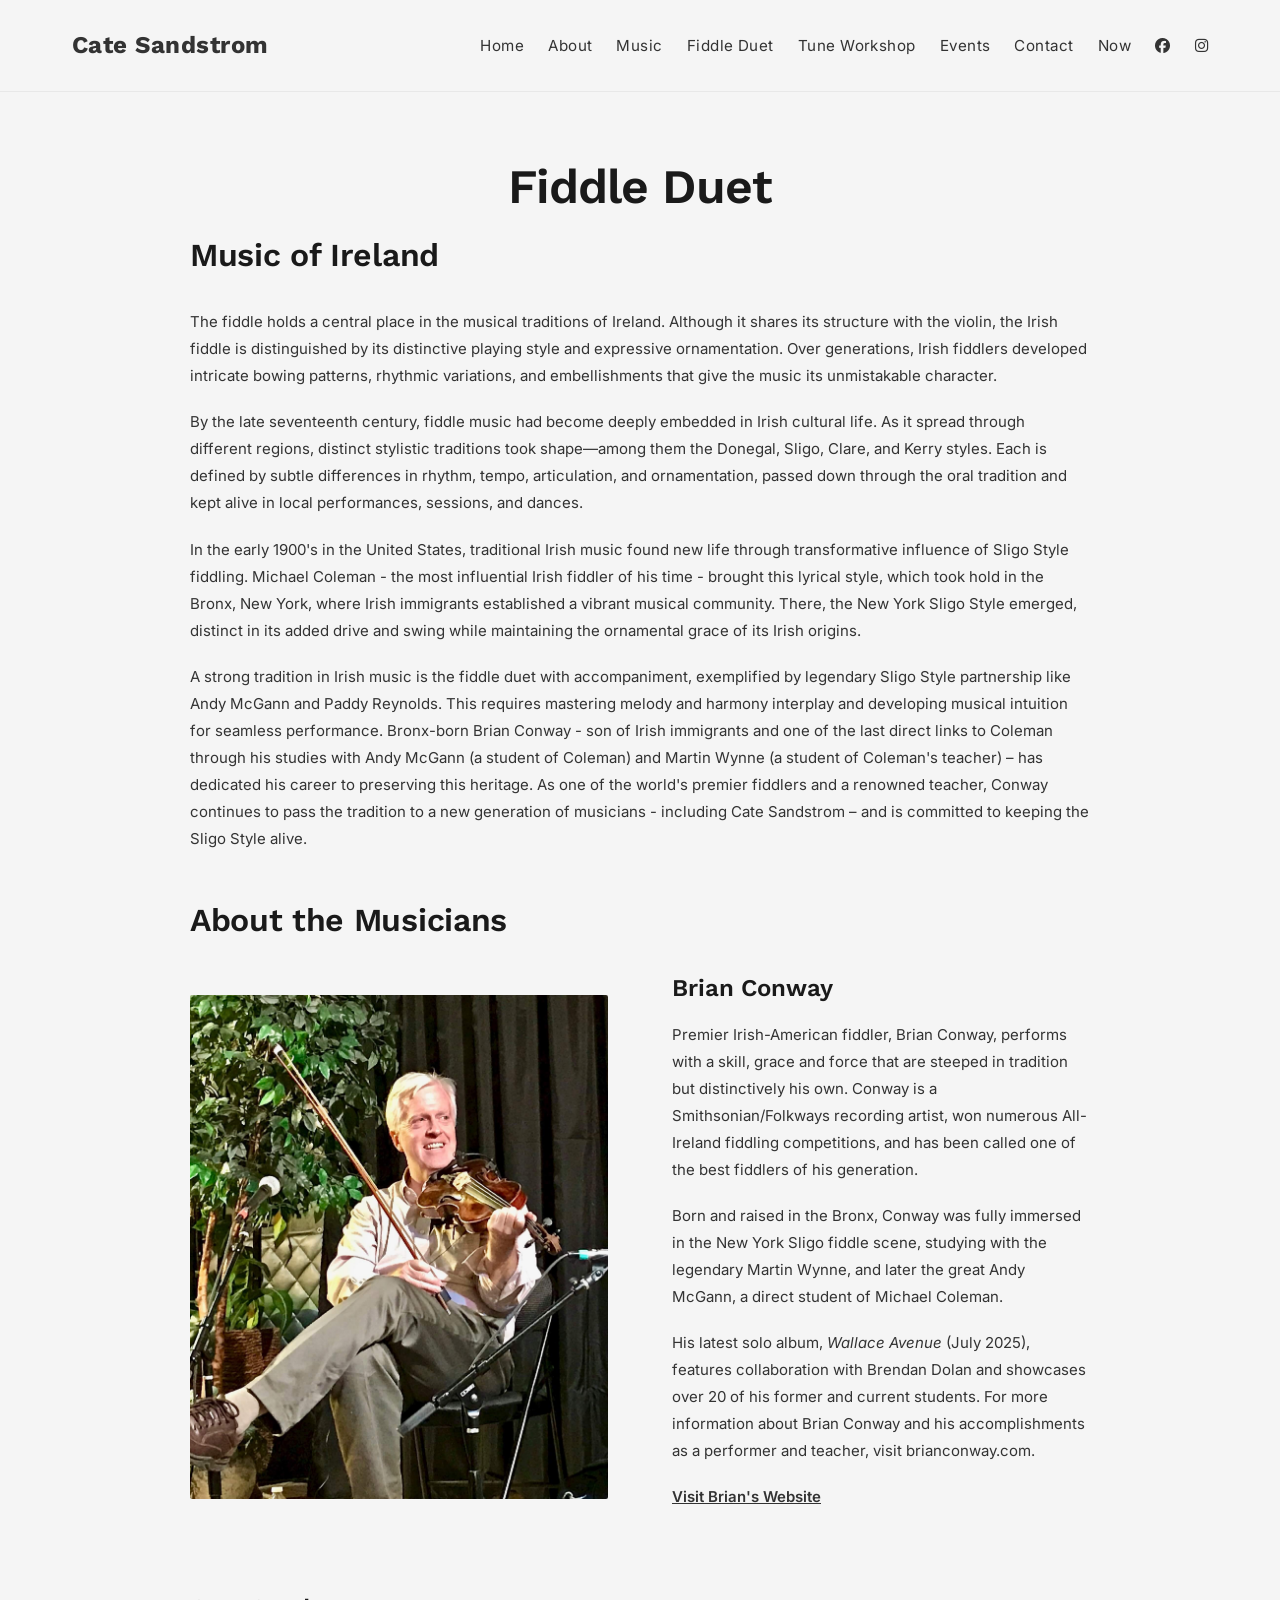
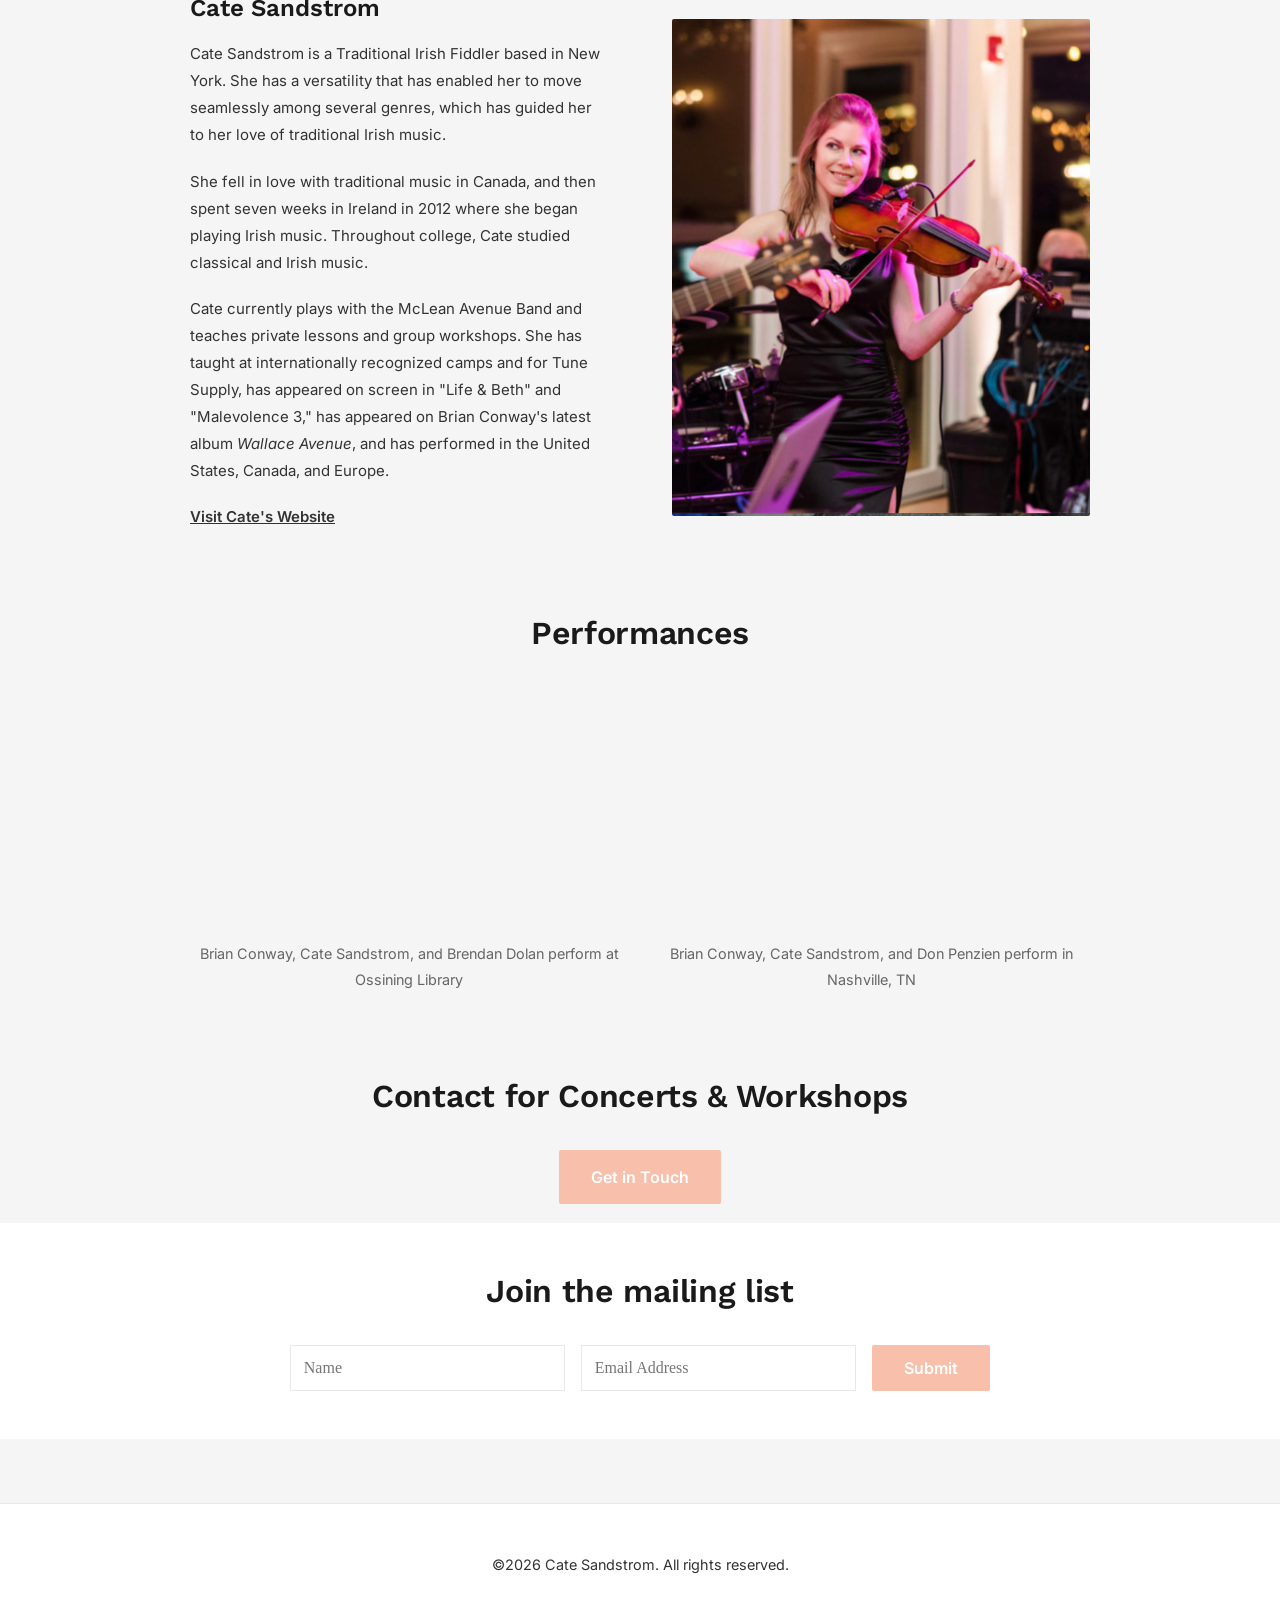
<file: duet.html>
<!DOCTYPE html>
<html lang="en">
<head>
    <meta charset="UTF-8">
    <meta name="viewport" content="width=device-width, initial-scale=1.0">
    <title>Fiddle Duet - Cate Sandstrom & Brian Conway</title>
    <link rel="icon" type="image/png" href="images/favicon.png">
    <meta name="description" content="Learn about the Irish fiddle duet tradition with Brian Conway and Cate Sandstrom.">
    
    <link rel="preconnect" href="https://fonts.googleapis.com">
    <link rel="preconnect" href="https://fonts.gstatic.com" crossorigin>
    <link href="https://fonts.googleapis.com/css2?family=Work+Sans:wght@400;500;600;700&family=Inter:wght@400;500;600&display=swap" rel="stylesheet">
    <link rel="stylesheet" href="https://cdnjs.cloudflare.com/ajax/libs/font-awesome/6.4.0/css/all.min.css">
    <link rel="stylesheet" href="css/style.css">
</head>
<body>
    <header>
        <div class="container">
            <nav>
                <a href="index.html" class="logo" style="text-decoration: none; color: inherit;">Cate Sandstrom</a>
                <button class="menu-toggle" aria-label="Toggle menu">
                    <i class="fas fa-bars"></i>
                </button>
                <ul class="nav-links">
                    <li><a href="index.html">Home</a></li>
                    <li><a href="about.html">About</a></li>
                    <li><a href="music.html">Music</a></li>
                    <li><a href="duet.html">Fiddle Duet</a></li>
                    <li><a href="workshop.html">Tune Workshop</a></li>
                    <li><a href="events.html">Events</a></li>
                    <li><a href="contact.html">Contact</a></li>
                    <li><a href="now.html">Now</a></li>
                    <li><a href="https://www.facebook.com/catesandstrommusic" target="_blank" class="social-icon"><i class="fab fa-facebook"></i></a></li>
                    <li><a href="https://www.instagram.com/catesandstrom/" target="_blank" class="social-icon"><i class="fab fa-instagram"></i></a></li>
                </ul>
            </nav>
        </div>
    </header>

    <section class="container" style="padding-top: 4rem;">
        <div class="content-section">
            <h1 class="text-center">Fiddle Duet</h1>
            
            <h2>Music of Ireland</h2>
            
            <p>The fiddle holds a central place in the musical traditions of Ireland. Although it shares its structure with the violin, the Irish fiddle is distinguished by its distinctive playing style and expressive ornamentation. Over generations, Irish fiddlers developed intricate bowing patterns, rhythmic variations, and embellishments that give the music its unmistakable character.</p>

            <p>By the late seventeenth century, fiddle music had become deeply embedded in Irish cultural life. As it spread through different regions, distinct stylistic traditions took shape—among them the Donegal, Sligo, Clare, and Kerry styles. Each is defined by subtle differences in rhythm, tempo, articulation, and ornamentation, passed down through the oral tradition and kept alive in local performances, sessions, and dances.</p>

            <p>In the early 1900's in the United States, traditional Irish music found new life through transformative influence of Sligo Style fiddling. Michael Coleman - the most influential Irish fiddler of his time - brought this lyrical style, which took hold in the Bronx, New York, where Irish immigrants established a vibrant musical community. There, the New York Sligo Style emerged, distinct in its added drive and swing while maintaining the ornamental grace of its Irish origins.</p>

            <p>A strong tradition in Irish music is the fiddle duet with accompaniment, exemplified by legendary Sligo Style partnership like Andy McGann and Paddy Reynolds. This requires mastering melody and harmony interplay and developing musical intuition for seamless performance. Bronx-born Brian Conway - son of Irish immigrants and one of the last direct links to Coleman through his studies with Andy McGann (a student of Coleman) and Martin Wynne (a student of Coleman's teacher) – has dedicated his career to preserving this heritage. As one of the world's premier fiddlers and a renowned teacher, Conway continues to pass the tradition to a new generation of musicians - including Cate Sandstrom – and is committed to keeping the Sligo Style alive.</p>

            <h2 style="margin-top: 3rem;">About the Musicians</h2>

            <div class="two-column" style="margin-top: 2rem;">
                <div>
                    <!-- EDIT: Replace with photo of Brian Conway -->
                    <img src="images/brian-conway.jpg" alt="Brian Conway" class="round-photo">
                </div>
                <div>
                    <h3>Brian Conway</h3>
                    <p>Premier Irish-American fiddler, Brian Conway, performs with a skill, grace and force that are steeped in tradition but distinctively his own. Conway is a Smithsonian/Folkways recording artist, won numerous All-Ireland fiddling competitions, and has been called one of the best fiddlers of his generation.</p>

                    <p>Born and raised in the Bronx, Conway was fully immersed in the New York Sligo fiddle scene, studying with the legendary Martin Wynne, and later the great Andy McGann, a direct student of Michael Coleman.</p>

                    <p>His latest solo album, <em>Wallace Avenue</em> (July 2025), features collaboration with Brendan Dolan and showcases over 20 of his former and current students. For more information about Brian Conway and his accomplishments as a performer and teacher, visit brianconway.com.</p>

                    <p><a href="http://www.brianconway.com" target="_blank" class="btn-link">Visit Brian's Website</a></p>
                </div>
            </div>

            <div class="two-column reverse" style="margin-top: 3rem;">
                <div>
                    <!-- EDIT: Replace with photo of Cate Sandstrom -->
                    <img src="images/cate-duet.jpg" alt="Cate Sandstrom" class="round-photo">
                </div>
                <div>
                    <h3>Cate Sandstrom</h3>
                    <p>Cate Sandstrom is a Traditional Irish Fiddler based in New York. She has a versatility that has enabled her to move seamlessly among several genres, which has guided her to her love of traditional Irish music.</p>

                    <p>She fell in love with traditional music in Canada, and then spent seven weeks in Ireland in 2012 where she began playing Irish music. Throughout college, Cate studied classical and Irish music.</p>

                    <p>Cate currently plays with the McLean Avenue Band and teaches private lessons and group workshops. She has taught at internationally recognized camps and for Tune Supply, has appeared on screen in "Life & Beth" and "Malevolence 3," has appeared on Brian Conway's latest album <em>Wallace Avenue</em>, and has performed in the United States, Canada, and Europe.</p>

                    <p><a href="index.html" class="btn-link">Visit Cate's Website</a></p>
                </div>
            </div>

            <h2 style="margin-top: 3rem; text-align: center;">Performances</h2>
            
            <div class="video-grid">
                <div>
                    <div class="video-container">
                        <iframe src="https://www.youtube.com/embed/vtL77xfiCmo" 
                                title="Brian Conway, Cate Sandstrom, and Brendan Dolan perform at Ossining Library" 
                                frameborder="0" 
                                allow="accelerometer; autoplay; clipboard-write; encrypted-media; gyroscope; picture-in-picture" 
                                allowfullscreen>
                        </iframe>
                    </div>
                    <p class="text-center" style="margin-top: 0.5rem; font-size: 0.9rem; color: #666;">
                        Brian Conway, Cate Sandstrom, and Brendan Dolan perform at Ossining Library
                    </p>
                </div>

                <div>
                    <div class="video-container">
                        <iframe src="https://www.youtube.com/embed/C3T7TQHiCXM" 
                                title="Brian Conway, Cate Sandstrom, and Don Penzien perform in Nashville, TN" 
                                frameborder="0" 
                                allow="accelerometer; autoplay; clipboard-write; encrypted-media; gyroscope; picture-in-picture" 
                                allowfullscreen>
                        </iframe>
                    </div>
                    <p class="text-center" style="margin-top: 0.5rem; font-size: 0.9rem; color: #666;">
                        Brian Conway, Cate Sandstrom, and Don Penzien perform in Nashville, TN
                    </p>
                </div>
            </div>

            <h2 style="margin-top: 4rem; text-align: center;">Contact for Concerts & Workshops</h2>
            <p class="text-center">
                <a href="contact.html" class="btn">Get in Touch</a>
            </p>
        </div>
    </section>

    <section class="newsletter-signup">
        <div class="container">
            <h2>Join the mailing list</h2>
            <form class="newsletter-form" action="https://formspree.io/f/YOUR_FORM_ID" method="POST">
                <input type="text" name="name" placeholder="Name" required>
                <input type="email" name="email" placeholder="Email Address" required>
                <button type="submit" class="btn">Submit</button>
            </form>
        </div>
    </section>

    <footer>
        <div class="container">
            <div class="footer-content">
                <p class="footer-text">©2026 Cate Sandstrom. All rights reserved.</p>
            </div>
        </div>
    </footer>

    <script src="js/main.js"></script>
</body>
</html>
</file>
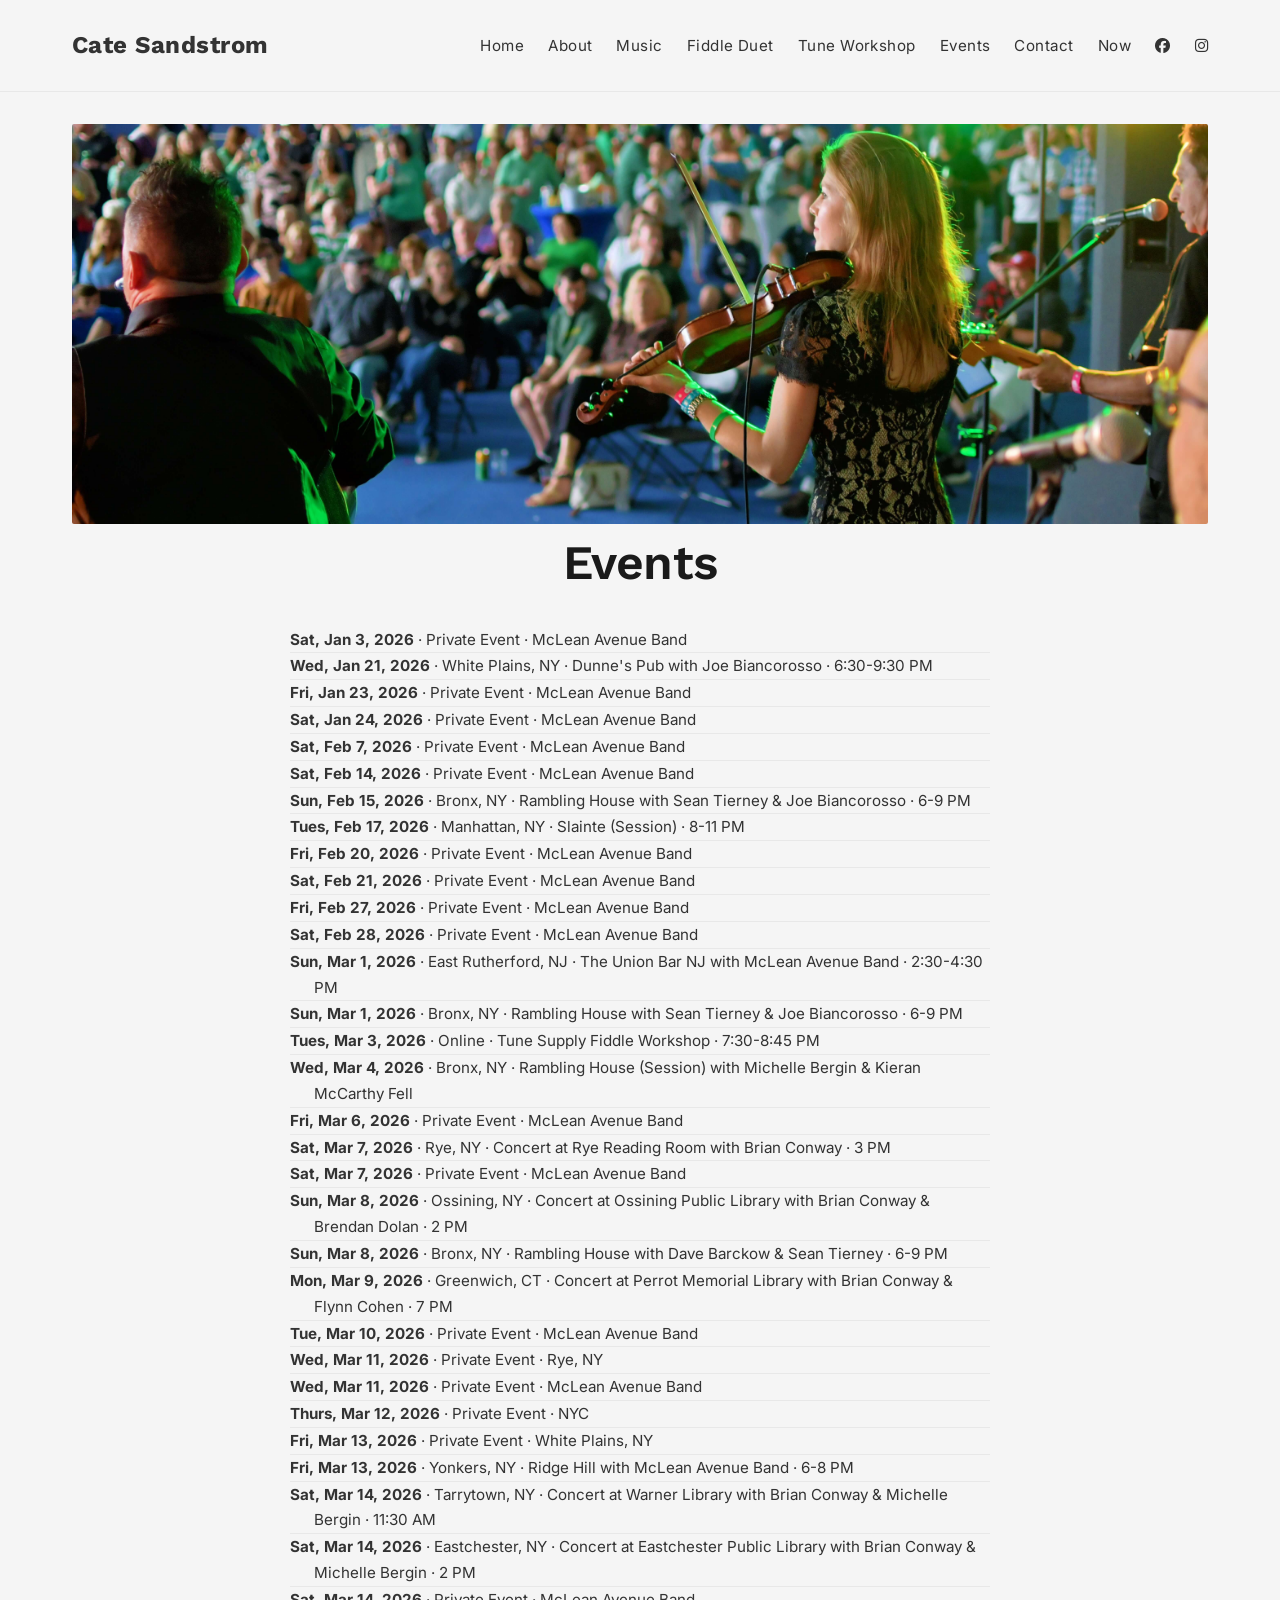
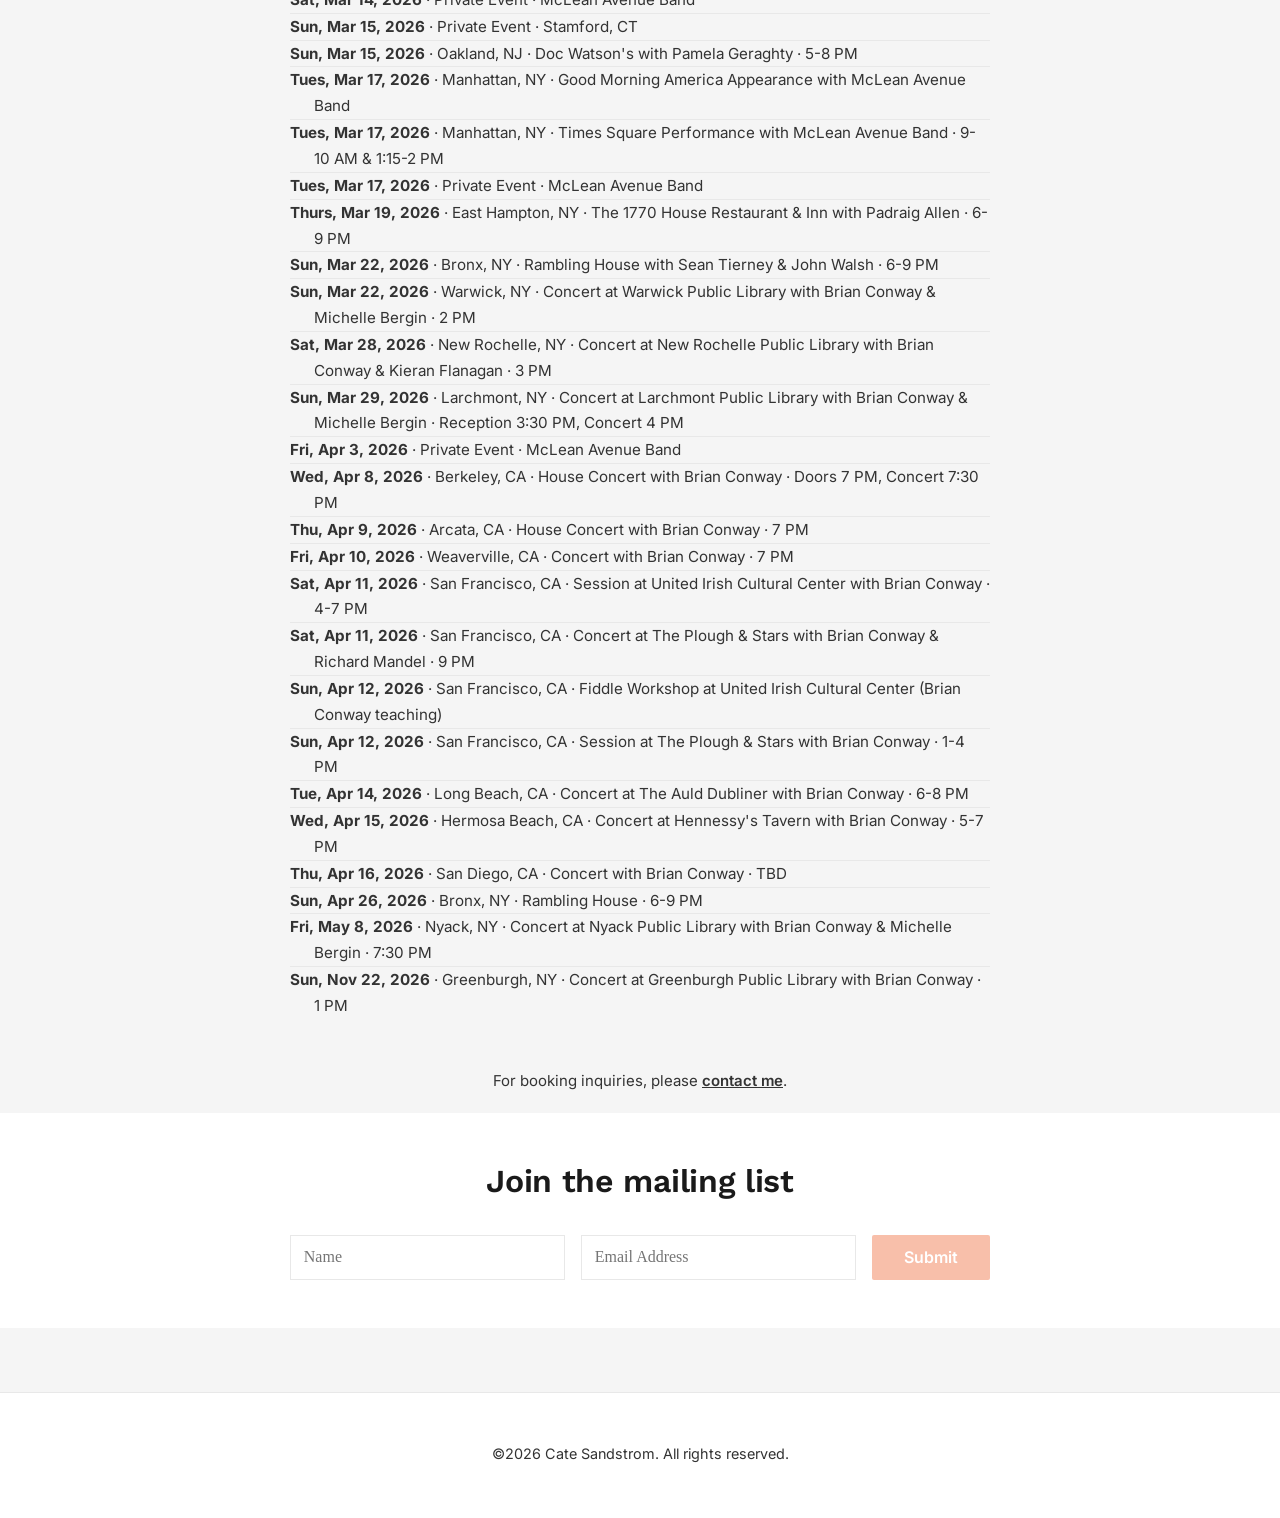
<file: events.html>
<!DOCTYPE html>
<html lang="en">
<head>
    <meta charset="UTF-8">
    <meta name="viewport" content="width=device-width, initial-scale=1.0">
    <title>Events - Cate Sandstrom</title>
    <link rel="icon" type="image/png" href="images/favicon.png">
    <meta name="description" content="Upcoming performances and events with Cate Sandstrom.">
    
    <link rel="preconnect" href="https://fonts.googleapis.com">
    <link rel="preconnect" href="https://fonts.gstatic.com" crossorigin>
    <link href="https://fonts.googleapis.com/css2?family=Work+Sans:wght@400;500;600;700&family=Inter:wght@400;500;600&display=swap" rel="stylesheet">
    <link rel="stylesheet" href="https://cdnjs.cloudflare.com/ajax/libs/font-awesome/6.4.0/css/all.min.css">
    <link rel="stylesheet" href="css/style.css">
    <style>
    .event-list {
    line-height: 1.7 !important;
    list-style: none !important;
    padding: 0 !important;
    }
    .event-list li {
    margin-bottom: 0 !important;
    padding: 0 !important;
    line-height: 1.7 !important;
    padding-left: 1.5rem !important;
    text-indent: -1.5rem !important;
    font-size: 0.95rem !important;
    }
    .content-section {
    max-width: 1500px !important;
    }
    </style>
</head>
<body>
    <header>
        <div class="container">
            <nav>
                <a href="index.html" class="logo" style="text-decoration: none; color: inherit;">Cate Sandstrom</a>
                <button class="menu-toggle" aria-label="Toggle menu">
                    <i class="fas fa-bars"></i>
                </button>
                <ul class="nav-links">
                    <li><a href="index.html">Home</a></li>
                    <li><a href="about.html">About</a></li>
                    <li><a href="music.html">Music</a></li>
                    <li><a href="duet.html">Fiddle Duet</a></li>
                    <li><a href="workshop.html">Tune Workshop</a></li>
                    <li><a href="events.html">Events</a></li>
                    <li><a href="contact.html">Contact</a></li>
                    <li><a href="now.html">Now</a></li>
                    <li><a href="https://www.facebook.com/catesandstrommusic" target="_blank" class="social-icon"><i class="fab fa-facebook"></i></a></li>
                    <li><a href="https://www.instagram.com/catesandstrom/" target="_blank" class="social-icon"><i class="fab fa-instagram"></i></a></li>
                </ul>
            </nav>
        </div>
    </header>

    <!-- Hero Image for Events -->
    <section class="container" style="padding-top: 2rem;">
        <img src="images/events-hero.jpg" alt="Cate Sandstrom performing" style="width: 100%; height: 400px; object-fit: cover; border-radius: 2px;">
    </section>

    <section class="container">
        <div class="content-section">
            <h1 class="text-center">Events</h1>
            
            <!-- Events list with new formatting -->
            <ul class="event-list">
                <li class="event-item"><strong>Sat, Jan 3, 2026</strong> · Private Event · McLean Avenue Band</li>
                <li class="event-item"><strong>Wed, Jan 21, 2026</strong> · White Plains, NY · Dunne's Pub with Joe Biancorosso · 6:30-9:30 PM</li>
                <li class="event-item"><strong>Fri, Jan 23, 2026</strong> · Private Event · McLean Avenue Band</li>
                <li class="event-item"><strong>Sat, Jan 24, 2026</strong> · Private Event · McLean Avenue Band</li>
                <li class="event-item"><strong>Sat, Feb 7, 2026</strong> · Private Event · McLean Avenue Band</li>
                <li class="event-item"><strong>Sat, Feb 14, 2026</strong> · Private Event · McLean Avenue Band</li>
                <li class="event-item"><strong>Sun, Feb 15, 2026</strong> · Bronx, NY · Rambling House with Sean Tierney & Joe Biancorosso · 6-9 PM</li>
                <li class="event-item"><strong>Tues, Feb 17, 2026</strong> · Manhattan, NY · Slainte (Session) · 8-11 PM</li>
                <li class="event-item"><strong>Fri, Feb 20, 2026</strong> · Private Event · McLean Avenue Band</li>
                <li class="event-item"><strong>Sat, Feb 21, 2026</strong> · Private Event · McLean Avenue Band</li>
                <li class="event-item"><strong>Fri, Feb 27, 2026</strong> · Private Event · McLean Avenue Band</li>
                <li class="event-item"><strong>Sat, Feb 28, 2026</strong> · Private Event · McLean Avenue Band</li>
                <li class="event-item"><strong>Sun, Mar 1, 2026</strong> · East Rutherford, NJ · The Union Bar NJ with McLean Avenue Band · 2:30-4:30 PM</li>
                <li class="event-item"><strong>Sun, Mar 1, 2026</strong> · Bronx, NY · Rambling House with Sean Tierney & Joe Biancorosso · 6-9 PM</li>
                <li class="event-item"><strong>Tues, Mar 3, 2026</strong> · Online · <a href="https://momence.com/l/a8hMGGw5" target="_blank">Tune Supply Fiddle Workshop</a> · 7:30-8:45 PM</li>
                <li class="event-item"><strong>Wed, Mar 4, 2026</strong> · Bronx, NY · Rambling House (Session) with Michelle Bergin & Kieran McCarthy Fell</li>
                <li class="event-item"><strong>Fri, Mar 6, 2026</strong> · Private Event · McLean Avenue Band</li>
                <li class="event-item"><strong>Sat, Mar 7, 2026</strong> · Rye, NY · Concert at Rye Reading Room with Brian Conway · 3 PM</li>
                <li class="event-item"><strong>Sat, Mar 7, 2026</strong> · Private Event · McLean Avenue Band</li>
                <li class="event-item"><strong>Sun, Mar 8, 2026</strong> · Ossining, NY · Concert at Ossining Public Library with Brian Conway & Brendan Dolan · 2 PM</li>
                <li class="event-item"><strong>Sun, Mar 8, 2026</strong> · Bronx, NY · Rambling House with Dave Barckow & Sean Tierney · 6-9 PM</li>
                <li class="event-item"><strong>Mon, Mar 9, 2026</strong> · Greenwich, CT · Concert at Perrot Memorial Library with Brian Conway & Flynn Cohen · 7 PM</li>
                <li class="event-item"><strong>Tue, Mar 10, 2026</strong> · Private Event · McLean Avenue Band</li>
                <li class="event-item"><strong>Wed, Mar 11, 2026</strong> · Private Event · Rye, NY</li>
                <li class="event-item"><strong>Wed, Mar 11, 2026</strong> · Private Event · McLean Avenue Band</li>
                <li class="event-item"><strong>Thurs, Mar 12, 2026</strong> · Private Event · NYC</li>
                <li class="event-item"><strong>Fri, Mar 13, 2026</strong> · Private Event · White Plains, NY</li>
                <li class="event-item"><strong>Fri, Mar 13, 2026</strong> · Yonkers, NY · Ridge Hill with McLean Avenue Band · 6-8 PM</li>
                <li class="event-item"><strong>Sat, Mar 14, 2026</strong> · Tarrytown, NY · Concert at Warner Library with Brian Conway & Michelle Bergin · 11:30 AM</li>
                <li class="event-item"><strong>Sat, Mar 14, 2026</strong> · Eastchester, NY · Concert at Eastchester Public Library with Brian Conway & Michelle Bergin · 2 PM</li>
                <li class="event-item"><strong>Sat, Mar 14, 2026</strong> · Private Event · McLean Avenue Band</li>
                <li class="event-item"><strong>Sun, Mar 15, 2026</strong> · Private Event · Stamford, CT</li>
                <li class="event-item"><strong>Sun, Mar 15, 2026</strong> · Oakland, NJ · Doc Watson's with Pamela Geraghty · 5-8 PM</li>
                <li class="event-item"><strong>Tues, Mar 17, 2026</strong> · Manhattan, NY · Good Morning America Appearance with McLean Avenue Band</li>
                <li class="event-item"><strong>Tues, Mar 17, 2026</strong> · Manhattan, NY · Times Square Performance with McLean Avenue Band · 9-10 AM & 1:15-2 PM</li>
                <li class="event-item"><strong>Tues, Mar 17, 2026</strong> · Private Event · McLean Avenue Band</li>
                <li class="event-item"><strong>Thurs, Mar 19, 2026</strong> · East Hampton, NY · The 1770 House Restaurant & Inn with Padraig Allen · 6-9 PM</li>
                <li class="event-item"><strong>Sun, Mar 22, 2026</strong> · Bronx, NY · Rambling House with Sean Tierney & John Walsh · 6-9 PM</li>
                <li class="event-item"><strong>Sun, Mar 22, 2026</strong> · Warwick, NY · Concert at Warwick Public Library with Brian Conway & Michelle Bergin · 2 PM</li>
                <li class="event-item"><strong>Sat, Mar 28, 2026</strong> · New Rochelle, NY · Concert at New Rochelle Public Library with Brian Conway & Kieran Flanagan · 3 PM</li>
                <li class="event-item"><strong>Sun, Mar 29, 2026</strong> · Larchmont, NY · Concert at Larchmont Public Library with Brian Conway & Michelle Bergin · Reception 3:30 PM, Concert 4 PM</li>
                <li class="event-item"><strong>Fri, Apr 3, 2026</strong> · Private Event · McLean Avenue Band</li>
                <li class="event-item"><strong>Wed, Apr 8, 2026</strong> · Berkeley, CA · House Concert with Brian Conway · Doors 7 PM, Concert 7:30 PM</li>
                <li class="event-item"><strong>Thu, Apr 9, 2026</strong> · Arcata, CA · House Concert with Brian Conway · 7 PM</li>
                <li class="event-item"><strong>Fri, Apr 10, 2026</strong> · Weaverville, CA · Concert with Brian Conway · 7 PM</li>
                <li class="event-item"><strong>Sat, Apr 11, 2026</strong> · San Francisco, CA · Session at United Irish Cultural Center with Brian Conway · 4-7 PM</li>
                <li class="event-item"><strong>Sat, Apr 11, 2026</strong> · San Francisco, CA · Concert at The Plough & Stars with Brian Conway & Richard Mandel · 9 PM</li>
                <li class="event-item"><strong>Sun, Apr 12, 2026</strong> · San Francisco, CA · Fiddle Workshop at United Irish Cultural Center (Brian Conway teaching)</li>
                <li class="event-item"><strong>Sun, Apr 12, 2026</strong> · San Francisco, CA · Session at The Plough & Stars with Brian Conway · 1-4 PM</li>
                <li class="event-item"><strong>Tue, Apr 14, 2026</strong> · Long Beach, CA · Concert at The Auld Dubliner with Brian Conway · 6-8 PM</li>
                <li class="event-item"><strong>Wed, Apr 15, 2026</strong> · Hermosa Beach, CA · Concert at Hennessy's Tavern with Brian Conway · 5-7 PM</li>
                <li class="event-item"><strong>Thu, Apr 16, 2026</strong> · San Diego, CA · Concert with Brian Conway · TBD</li>
                <li class="event-item"><strong>Sun, Apr 26, 2026</strong> · Bronx, NY · Rambling House · 6-9 PM</li>
                <li class="event-item"><strong>Fri, May 8, 2026</strong> · Nyack, NY · Concert at Nyack Public Library with Brian Conway & Michelle Bergin · 7:30 PM</li>
                <li class="event-item"><strong>Sun, Nov 22, 2026</strong> · Greenburgh, NY · Concert at Greenburgh Public Library with Brian Conway · 1 PM</li>
            </ul>

            <p class="text-center" style="margin-top: 3rem;">
                For booking inquiries, please <a href="contact.html" class="btn-link">contact me</a>.
            </p>
        </div>
    </section>

    <section class="newsletter-signup">
        <div class="container">
            <h2>Join the mailing list</h2>
            <form class="newsletter-form" action="https://formspree.io/f/YOUR_FORM_ID" method="POST">
                <input type="text" name="name" placeholder="Name" required>
                <input type="email" name="email" placeholder="Email Address" required>
                <button type="submit" class="btn">Submit</button>
            </form>
        </div>
    </section>

    <footer>
        <div class="container">
            <div class="footer-content">
                <p class="footer-text">©2026 Cate Sandstrom. All rights reserved.</p>
            </div>
        </div>
    </footer>

    <script src="js/main.js"></script>
</body>
</html>
</file>
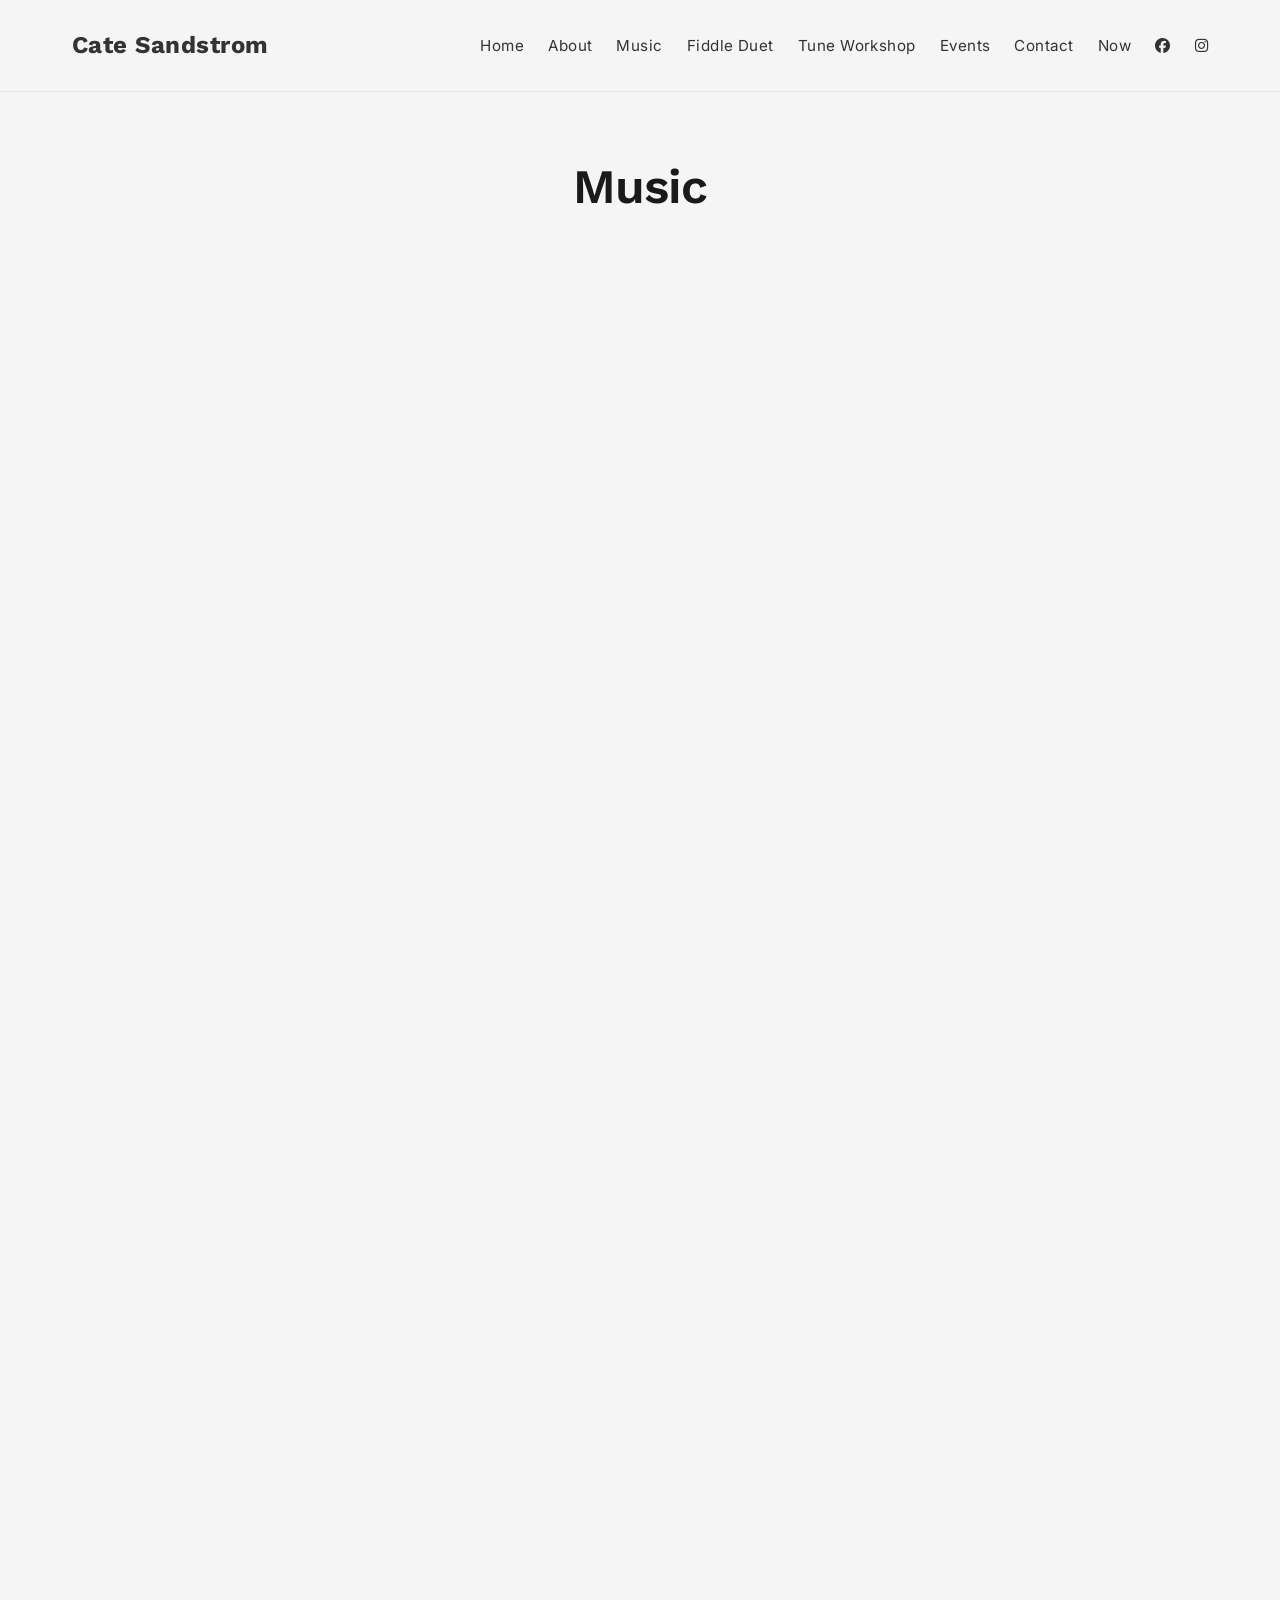
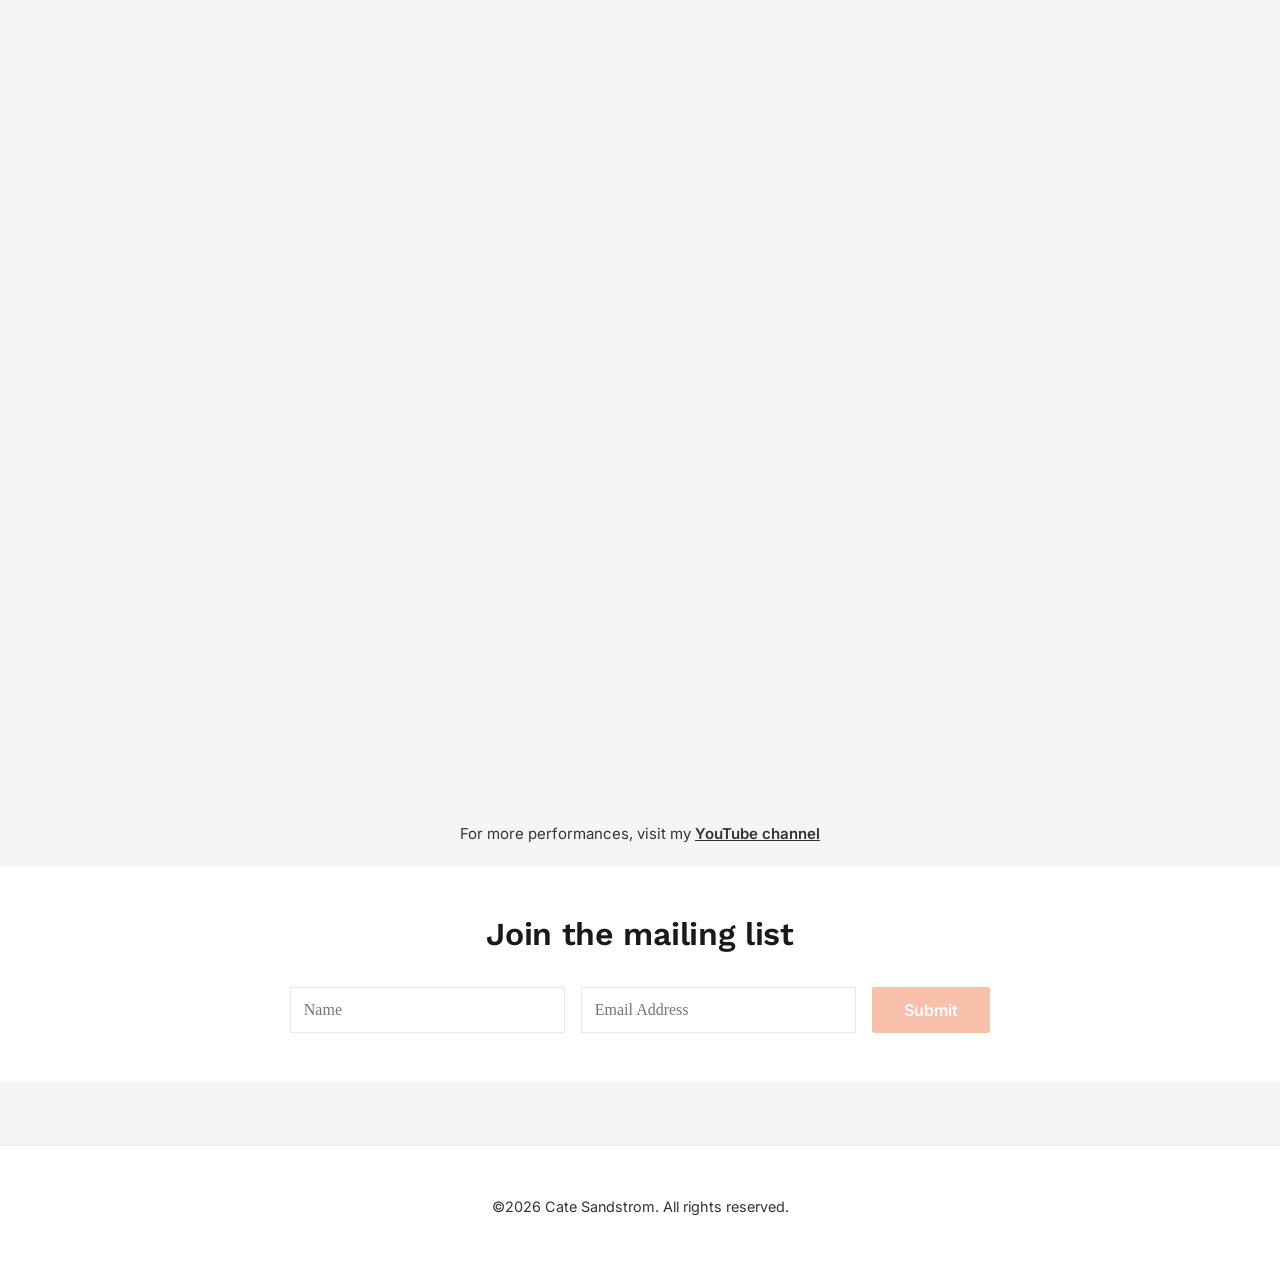
<file: music.html>
<!DOCTYPE html>
<html lang="en">
<head>
    <meta charset="UTF-8">
    <meta name="viewport" content="width=device-width, initial-scale=1.0">
    <title>Music - Cate Sandstrom</title>
    <link rel="icon" type="image/png" href="images/favicon.png">
    <meta name="description" content="Watch and listen to Cate Sandstrom's performances.">
    
    <link rel="preconnect" href="https://fonts.googleapis.com">
    <link rel="preconnect" href="https://fonts.gstatic.com" crossorigin>
    <link href="https://fonts.googleapis.com/css2?family=Work+Sans:wght@400;500;600;700&family=Inter:wght@400;500;600&display=swap" rel="stylesheet">
    <link rel="stylesheet" href="https://cdnjs.cloudflare.com/ajax/libs/font-awesome/6.4.0/css/all.min.css">
    <link rel="stylesheet" href="css/style.css">
</head>
<body>
    <header>
        <div class="container">
            <nav>
                <a href="index.html" class="logo" style="text-decoration: none; color: inherit;">Cate Sandstrom</a>
                <button class="menu-toggle" aria-label="Toggle menu">
                    <i class="fas fa-bars"></i>
                </button>
                <ul class="nav-links">
                    <li><a href="index.html">Home</a></li>
                    <li><a href="about.html">About</a></li>
                    <li><a href="music.html">Music</a></li>
                    <li><a href="duet.html">Fiddle Duet</a></li>
                    <li><a href="workshop.html">Tune Workshop</a></li>
                    <li><a href="events.html">Events</a></li>
                    <li><a href="contact.html">Contact</a></li>
                    <li><a href="now.html">Now</a></li>
                    <li><a href="https://www.facebook.com/catesandstrommusic" target="_blank" class="social-icon"><i class="fab fa-facebook"></i></a></li>
                    <li><a href="https://www.instagram.com/catesandstrom/" target="_blank" class="social-icon"><i class="fab fa-instagram"></i></a></li>
                </ul>
            </nav>
        </div>
    </header>

    <section class="container" style="padding-top: 4rem;">
        <div class="content-section">
            <h1 class="text-center">Music</h1>
            
            <div class="video-container">
                <iframe src="https://www.youtube.com/embed/vtL77xfiCmo" 
                        title="Performance video" 
                        frameborder="0" 
                        allow="accelerometer; autoplay; clipboard-write; encrypted-media; gyroscope; picture-in-picture" 
                        allowfullscreen>
                </iframe>
            </div>

            <div class="video-container">
                <iframe src="https://www.youtube.com/embed/qQXj1tz_mSY" 
                        title="Performance video" 
                        frameborder="0" 
                        allow="accelerometer; autoplay; clipboard-write; encrypted-media; gyroscope; picture-in-picture" 
                        allowfullscreen>
                </iframe>
            </div>

            <div class="video-container">
                <iframe src="https://www.youtube.com/embed/vS5UzZxqV5c" 
                        title="Performance video" 
                        frameborder="0" 
                        allow="accelerometer; autoplay; clipboard-write; encrypted-media; gyroscope; picture-in-picture" 
                        allowfullscreen>
                </iframe>
            </div>

            <div class="video-container">
                <iframe src="https://www.youtube.com/embed/C8HlClEfZvQ" 
                        title="Performance video" 
                        frameborder="0" 
                        allow="accelerometer; autoplay; clipboard-write; encrypted-media; gyroscope; picture-in-picture" 
                        allowfullscreen>
                </iframe>
            </div>
            
            <p style="margin-top: 3rem; text-align: center;">
                For more performances, visit my <a href="https://www.youtube.com/@catesandstrommusic" target="_blank" class="btn-link">YouTube channel</a>
            </p>
        </div>
    </section>

    <section class="newsletter-signup">
        <div class="container">
            <h2>Join the mailing list</h2>
            <form class="newsletter-form" action="https://formspree.io/f/YOUR_FORM_ID" method="POST">
                <input type="text" name="name" placeholder="Name" required>
                <input type="email" name="email" placeholder="Email Address" required>
                <button type="submit" class="btn">Submit</button>
            </form>
        </div>
    </section>

    <footer>
        <div class="container">
            <div class="footer-content">
                <p class="footer-text">©2026 Cate Sandstrom. All rights reserved.</p>
            </div>
        </div>
    </footer>

    <script src="js/main.js"></script>
</body>
</html>
</file>
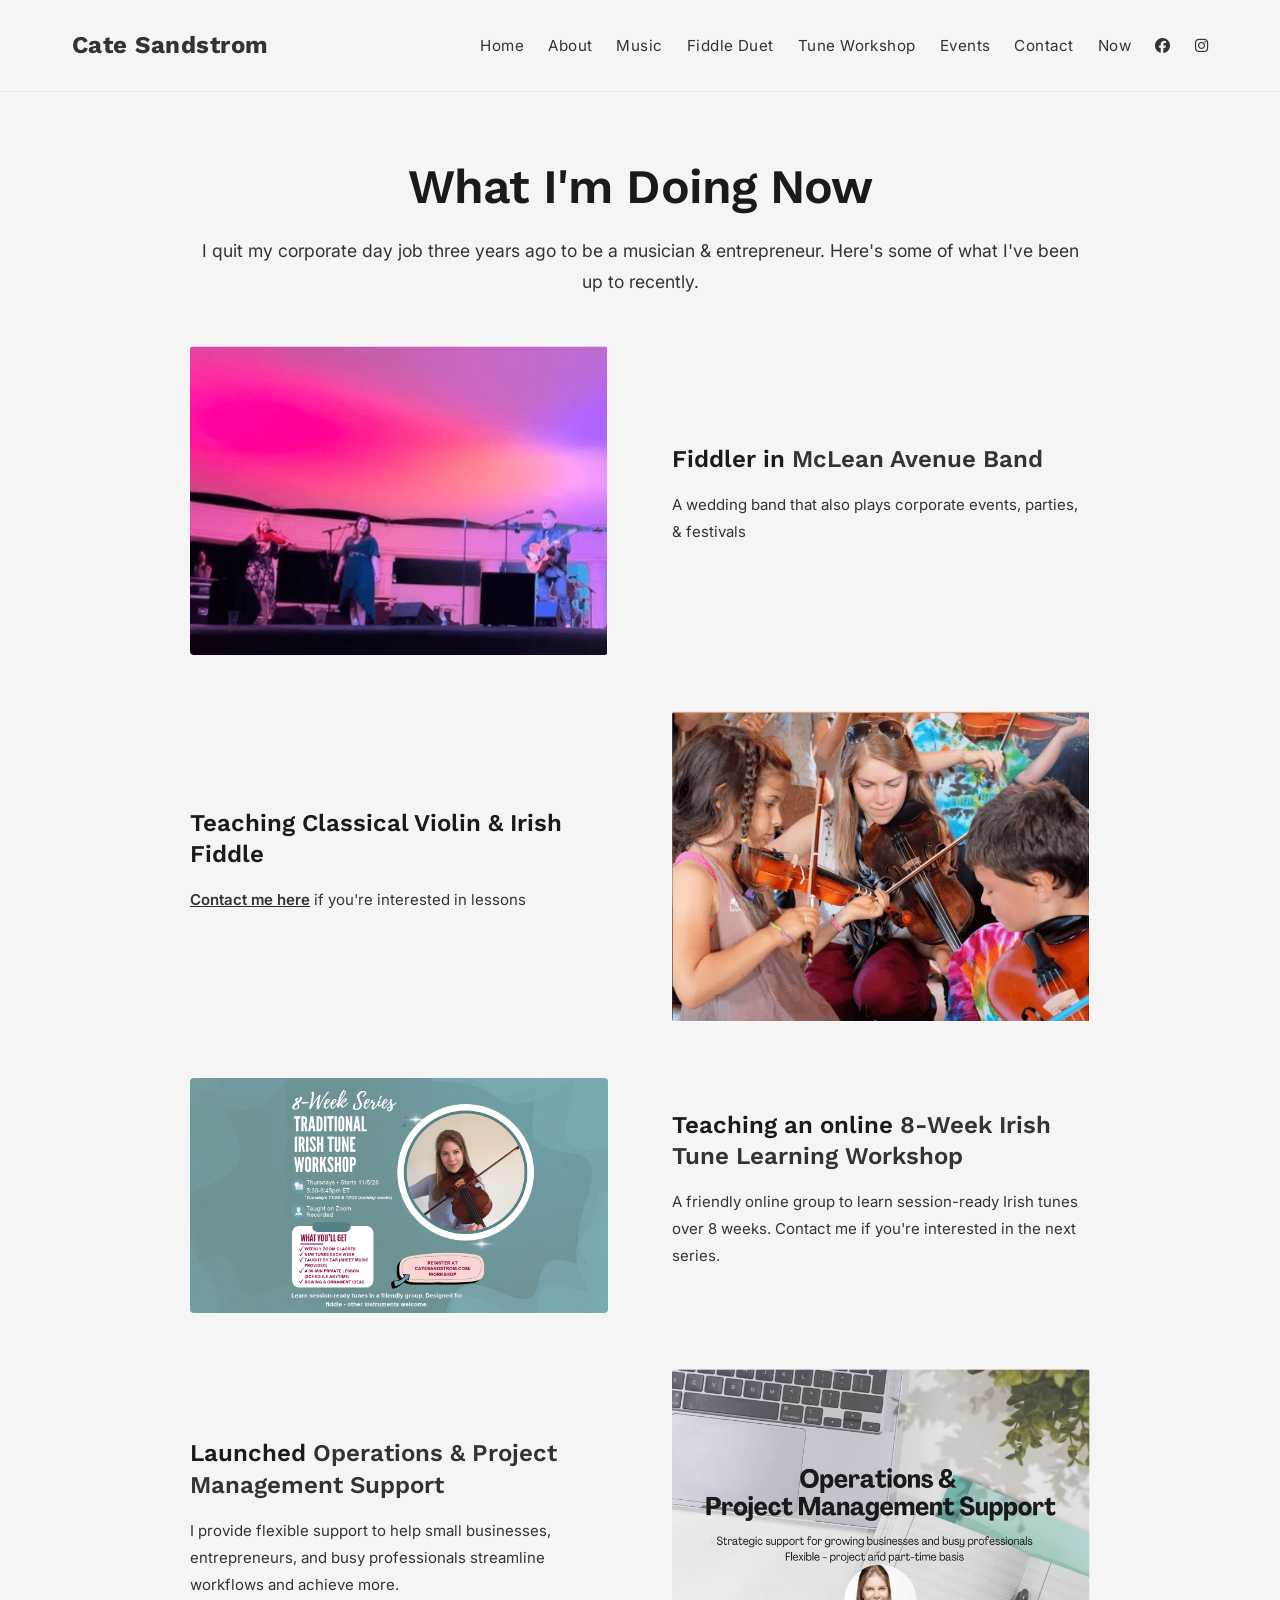
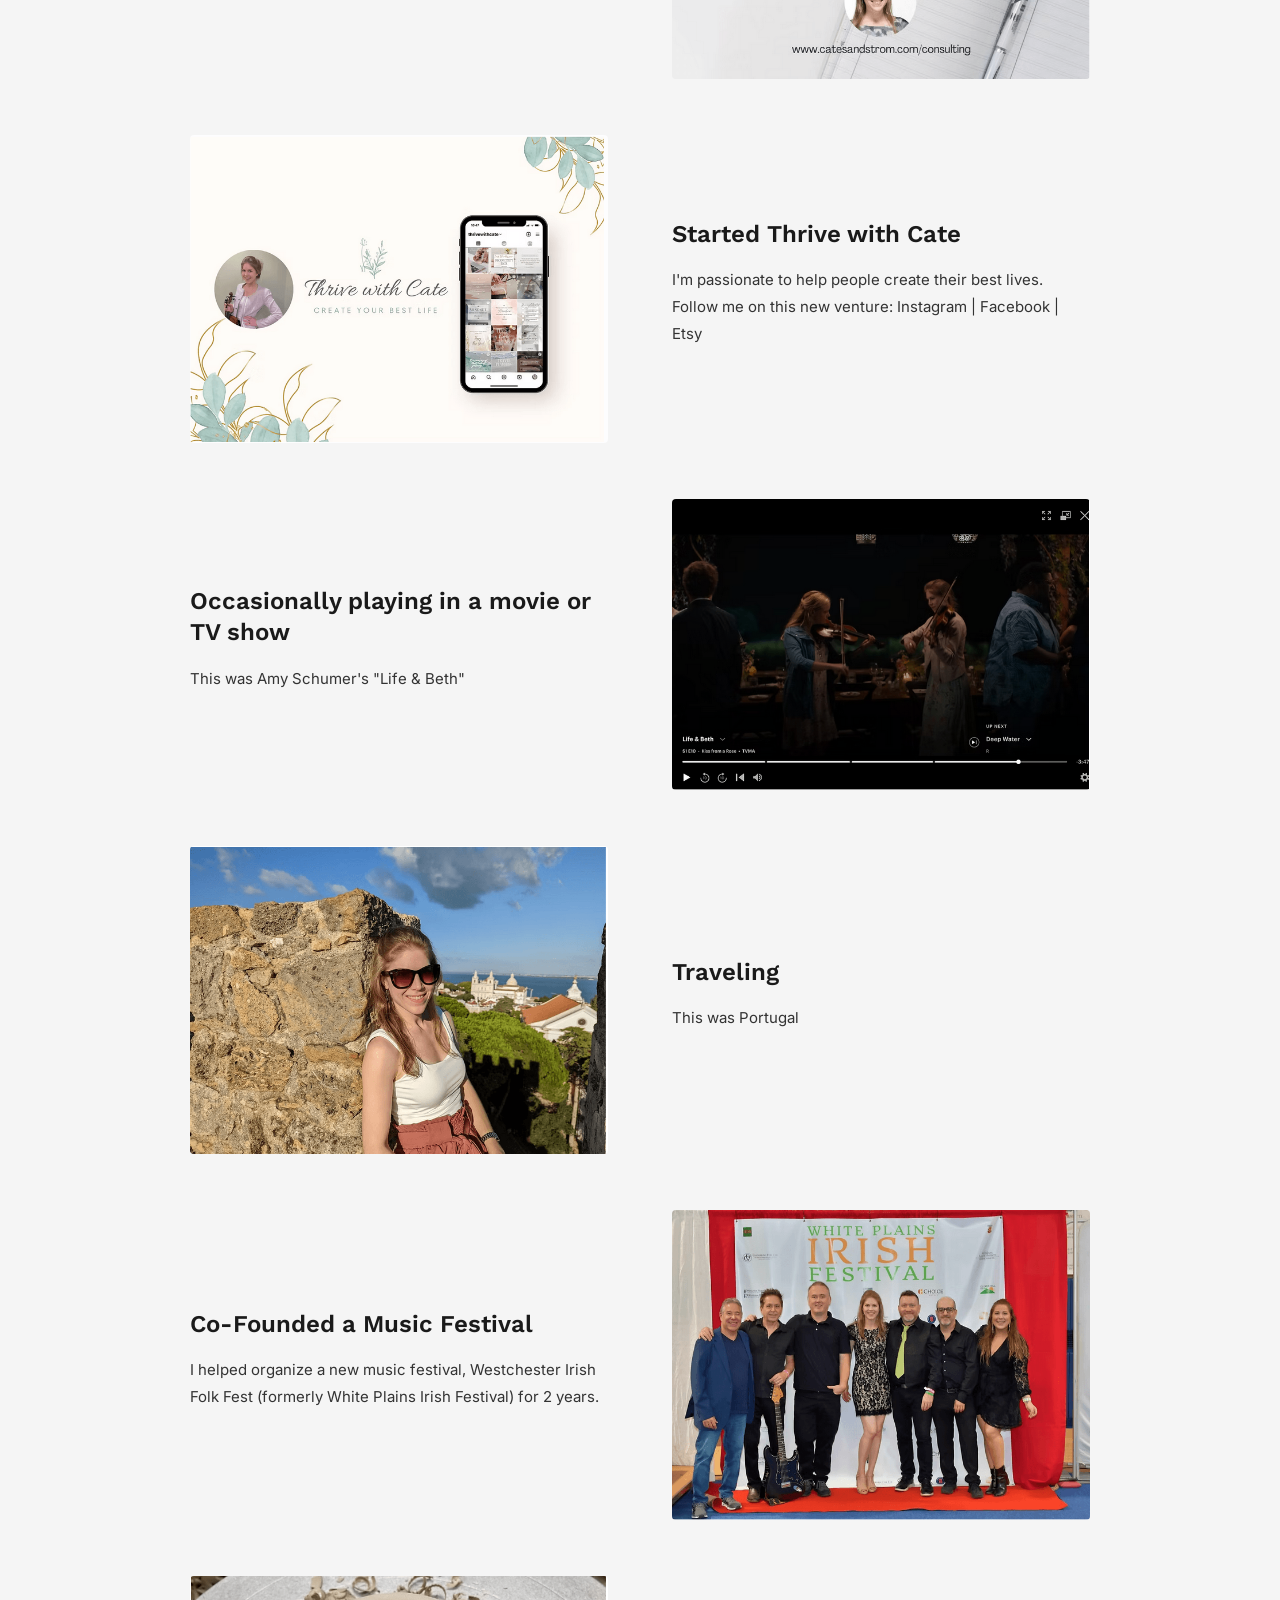
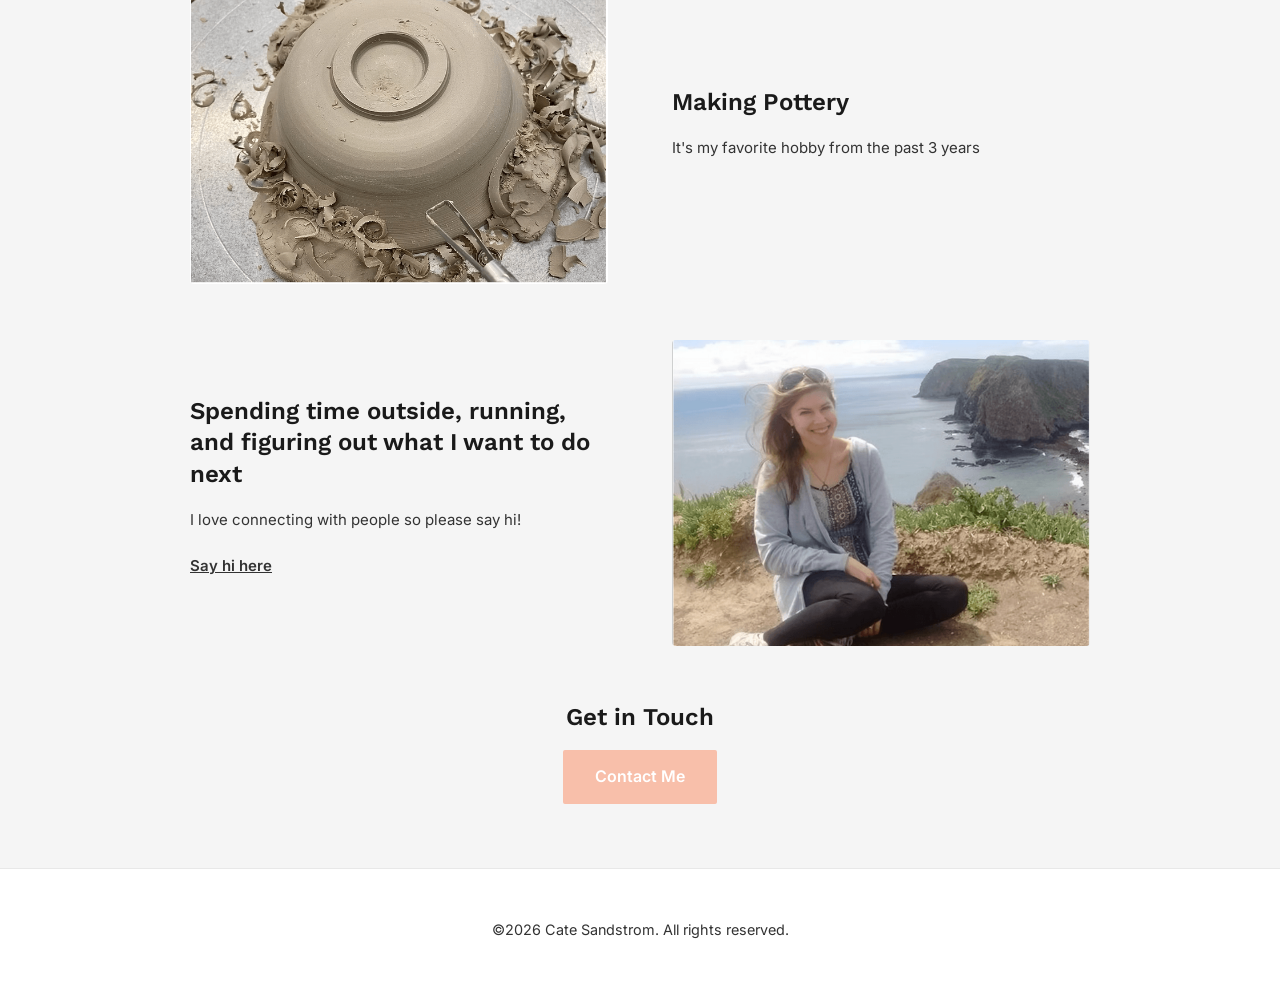
<file: now.html>
<!DOCTYPE html>
<html lang="en">
<head>
    <meta charset="UTF-8">
    <meta name="viewport" content="width=device-width, initial-scale=1.0">
    <title>What I'm Doing Now - Cate Sandstrom</title>
    <link rel="icon" type="image/png" href="images/favicon.png">
    <meta name="description" content="What Cate Sandstrom is currently working on.">
    
    <link rel="preconnect" href="https://fonts.googleapis.com">
    <link rel="preconnect" href="https://fonts.gstatic.com" crossorigin>
    <link href="https://fonts.googleapis.com/css2?family=Work+Sans:wght@400;500;600;700&family=Inter:wght@400;500;600&display=swap" rel="stylesheet">
    <link rel="stylesheet" href="https://cdnjs.cloudflare.com/ajax/libs/font-awesome/6.4.0/css/all.min.css">
    <link rel="stylesheet" href="css/style.css">
</head>
<body>
    <header>
        <div class="container">
            <nav>
                <a href="index.html" class="logo" style="text-decoration: none; color: inherit;">Cate Sandstrom</a>
                <button class="menu-toggle" aria-label="Toggle menu">
                    <i class="fas fa-bars"></i>
                </button>
                <ul class="nav-links">
                    <li><a href="index.html">Home</a></li>
                    <li><a href="about.html">About</a></li>
                    <li><a href="music.html">Music</a></li>
                    <li><a href="duet.html">Fiddle Duet</a></li>
                    <li><a href="workshop.html">Tune Workshop</a></li>
                    <li><a href="events.html">Events</a></li>
                    <li><a href="contact.html">Contact</a></li>
                    <li><a href="now.html">Now</a></li>
                    <li><a href="https://www.facebook.com/catesandstrommusic" target="_blank" class="social-icon"><i class="fab fa-facebook"></i></a></li>
                    <li><a href="https://www.instagram.com/catesandstrom/" target="_blank" class="social-icon"><i class="fab fa-instagram"></i></a></li>
                </ul>
            </nav>
        </div>
    </header>

    <section class="container" style="padding-top: 4rem;">
        <div class="content-section">
            <h1 class="text-center">What I'm Doing Now</h1>
            
            <p class="text-center" style="font-size: 1.1rem; margin-bottom: 3rem;">
                I quit my corporate day job three years ago to be a musician & entrepreneur. Here's some of what I've been up to recently.
            </p>

            <!-- Item 1: McLean Avenue Band - Photo LEFT -->
            <div class="two-column" style="margin-bottom: 3rem; align-items: center;">
                <div>
                    <img src="images/now-mclean.jpg" alt="McLean Avenue Band" style="width: 100%; max-height: 400px; object-fit: contain; border-radius: 4px;">
                </div>
                <div>
                    <h3>Fiddler in <a href="https://www.mcleanavenueband.com/" target="_blank">McLean Avenue Band</a></h3>
                    <p>A wedding band that also plays corporate events, parties, & festivals</p>
                </div>
            </div>

            <!-- Item 2: Teaching - Photo RIGHT -->
            <div class="two-column reverse" style="margin-bottom: 3rem; align-items: center;">
                <div>
                    <img src="images/now-teaching.jpg" alt="Teaching" style="width: 100%; max-height: 400px; object-fit: contain; border-radius: 4px;">
                </div>
                <div>
                    <h3>Teaching Classical Violin & Irish Fiddle</h3>
                    <p><a href="contact.html" class="btn-link">Contact me here</a> if you're interested in lessons</p>
                </div>
            </div>

            <!-- Item 3: Workshop - Graphic LEFT -->
            <div class="two-column" style="margin-bottom: 3rem; align-items: center;">
                <div>
                    <img src="images/workshop-hero.jpg" alt="8-Week Irish Tune Workshop" style="width: 100%; max-height: 400px; object-fit: contain; border-radius: 4px;">
                </div>
                <div>
                    <h3>Teaching an online <a href="workshop.html">8-Week Irish Tune Learning Workshop</a></h3>
                    <p>A friendly online group to learn session-ready Irish tunes over 8 weeks. Contact me if you're interested in the next series.</p>
                </div>
            </div>

            <!-- Item 4: Consulting - Graphic RIGHT -->
            <div class="two-column reverse" style="margin-bottom: 3rem; align-items: center;">
                <div>
                    <img src="images/now-consulting.jpg" alt="Operations & Project Management" style="width: 100%; max-height: 400px; object-fit: contain; border-radius: 4px;">
                </div>
                <div>
                    <h3>Launched <a href="https://www.catesandstrom.com/consulting" target="_blank">Operations & Project Management Support</a></h3>
                    <p>I provide flexible support to help small businesses, entrepreneurs, and busy professionals streamline workflows and achieve more.</p>
                </div>
            </div>

            <!-- Item 5: Thrive - Photo LEFT -->
            <div class="two-column" style="margin-bottom: 3rem; align-items: center;">
                <div>
                    <img src="images/now-thrive.jpg" alt="Thrive with Cate" style="width: 100%; max-height: 400px; object-fit: contain; border-radius: 4px;">
                </div>
                <div>
                    <h3>Started Thrive with Cate</h3>
                    <p>I'm passionate to help people create their best lives. Follow me on this new venture: <a href="https://www.instagram.com/thrivewithcate/" target="_blank">Instagram</a> | <a href="https://www.facebook.com/profile.php?id=61553841494720" target="_blank">Facebook</a> | <a href="https://www.etsy.com/shop/ThriveWithCate" target="_blank">Etsy</a></p>
                </div>
            </div>

            <!-- Item 6: TV/Movie - Photo RIGHT -->
            <div class="two-column reverse" style="margin-bottom: 3rem; align-items: center;">
                <div>
                    <img src="images/now-tv.jpg" alt="Life & Beth" style="width: 100%; max-height: 400px; object-fit: contain; border-radius: 4px;">
                </div>
                <div>
                    <h3>Occasionally playing in a movie or TV show</h3>
                    <p>This was Amy Schumer's "Life & Beth"</p>
                </div>
            </div>

            <!-- Item 7: Travel - Photo LEFT -->
            <div class="two-column" style="margin-bottom: 3rem; align-items: center;">
                <div>
                    <img src="images/now-travel.jpg" alt="Traveling" style="width: 100%; max-height: 400px; object-fit: contain; border-radius: 4px;">
                </div>
                <div>
                    <h3>Traveling</h3>
                    <p>This was Portugal</p>
                </div>
            </div>

            <!-- Item 8: Festival - Photo RIGHT -->
            <div class="two-column reverse" style="margin-bottom: 3rem; align-items: center;">
                <div>
                    <img src="images/now-festival.jpg" alt="Music Festival" style="width: 100%; max-height: 400px; object-fit: contain; border-radius: 4px;">
                </div>
                <div>
                    <h3>Co-Founded a Music Festival</h3>
                    <p>I helped organize a new music festival, <a href="https://westchesteririshfolkfest.com" target="_blank">Westchester Irish Folk Fest</a> (formerly White Plains Irish Festival) for 2 years.</p>
                </div>
            </div>

            <!-- Item 9: Pottery - Photo LEFT -->
            <div class="two-column" style="margin-bottom: 3rem; align-items: center;">
                <div>
                    <img src="images/now-pottery.jpg" alt="Pottery" style="width: 100%; max-height: 400px; object-fit: contain; border-radius: 4px;">
                </div>
                <div>
                    <h3>Making Pottery</h3>
                    <p>It's my favorite hobby from the past 3 years</p>
                </div>
            </div>

            <!-- Item 10: Outdoors - Photo RIGHT -->
            <div class="two-column reverse" style="margin-bottom: 3rem; align-items: center;">
                <div>
                    <img src="images/now-outdoors.jpg" alt="Outdoors" style="width: 100%; max-height: 400px; object-fit: contain; border-radius: 4px;">
                </div>
                <div>
                    <h3>Spending time outside, running, and figuring out what I want to do next</h3>
                    <p>I love connecting with people so please say hi!</p>
                    <p><a href="contact.html" class="btn-link">Say hi here</a></p>
                </div>
            </div>

            <div style="text-align: center; margin-top: 3rem;">
                <h3>Get in Touch</h3>
                <a href="contact.html" class="btn">Contact Me</a>
            </div>
        </div>
    </section>

    <footer>
        <div class="container">
            <div class="footer-content">
                <p class="footer-text">©2026 Cate Sandstrom. All rights reserved.</p>
            </div>
        </div>
    </footer>

    <script src="js/main.js"></script>
</body>
</html>
</file>
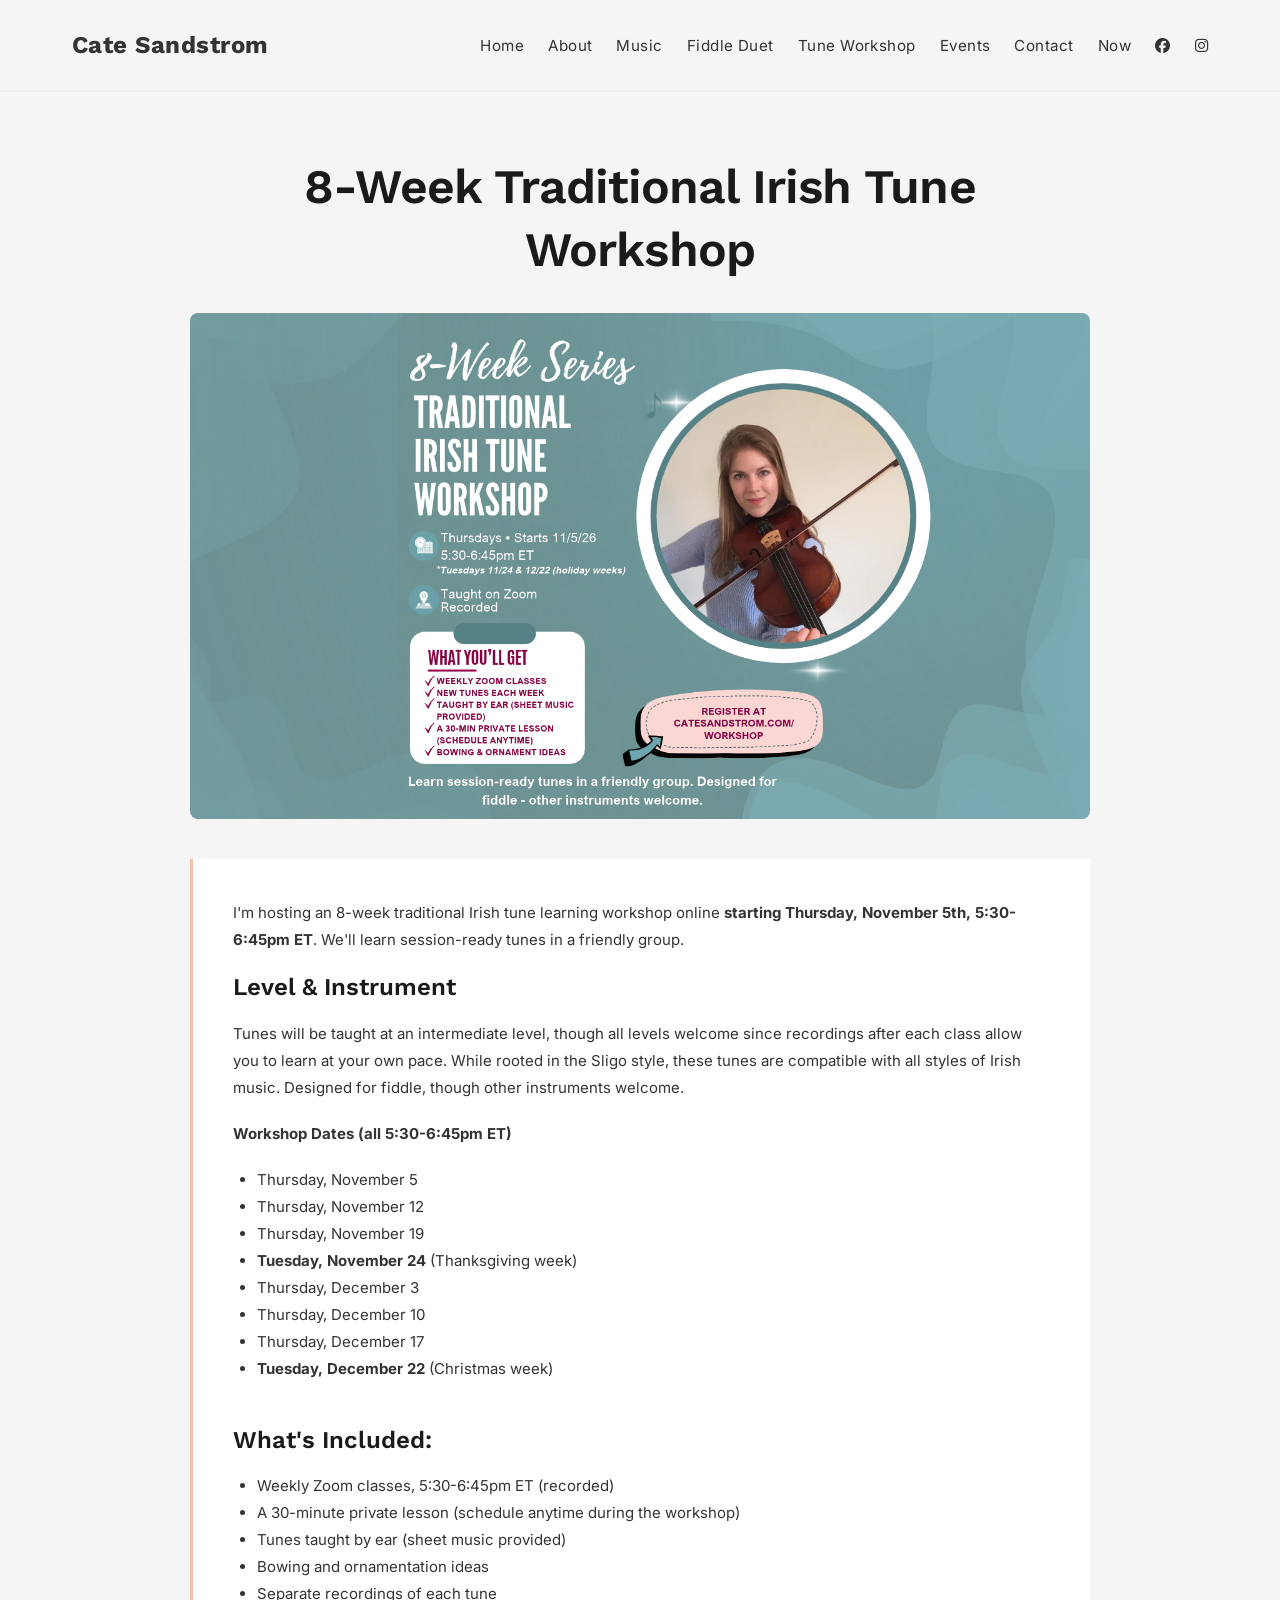
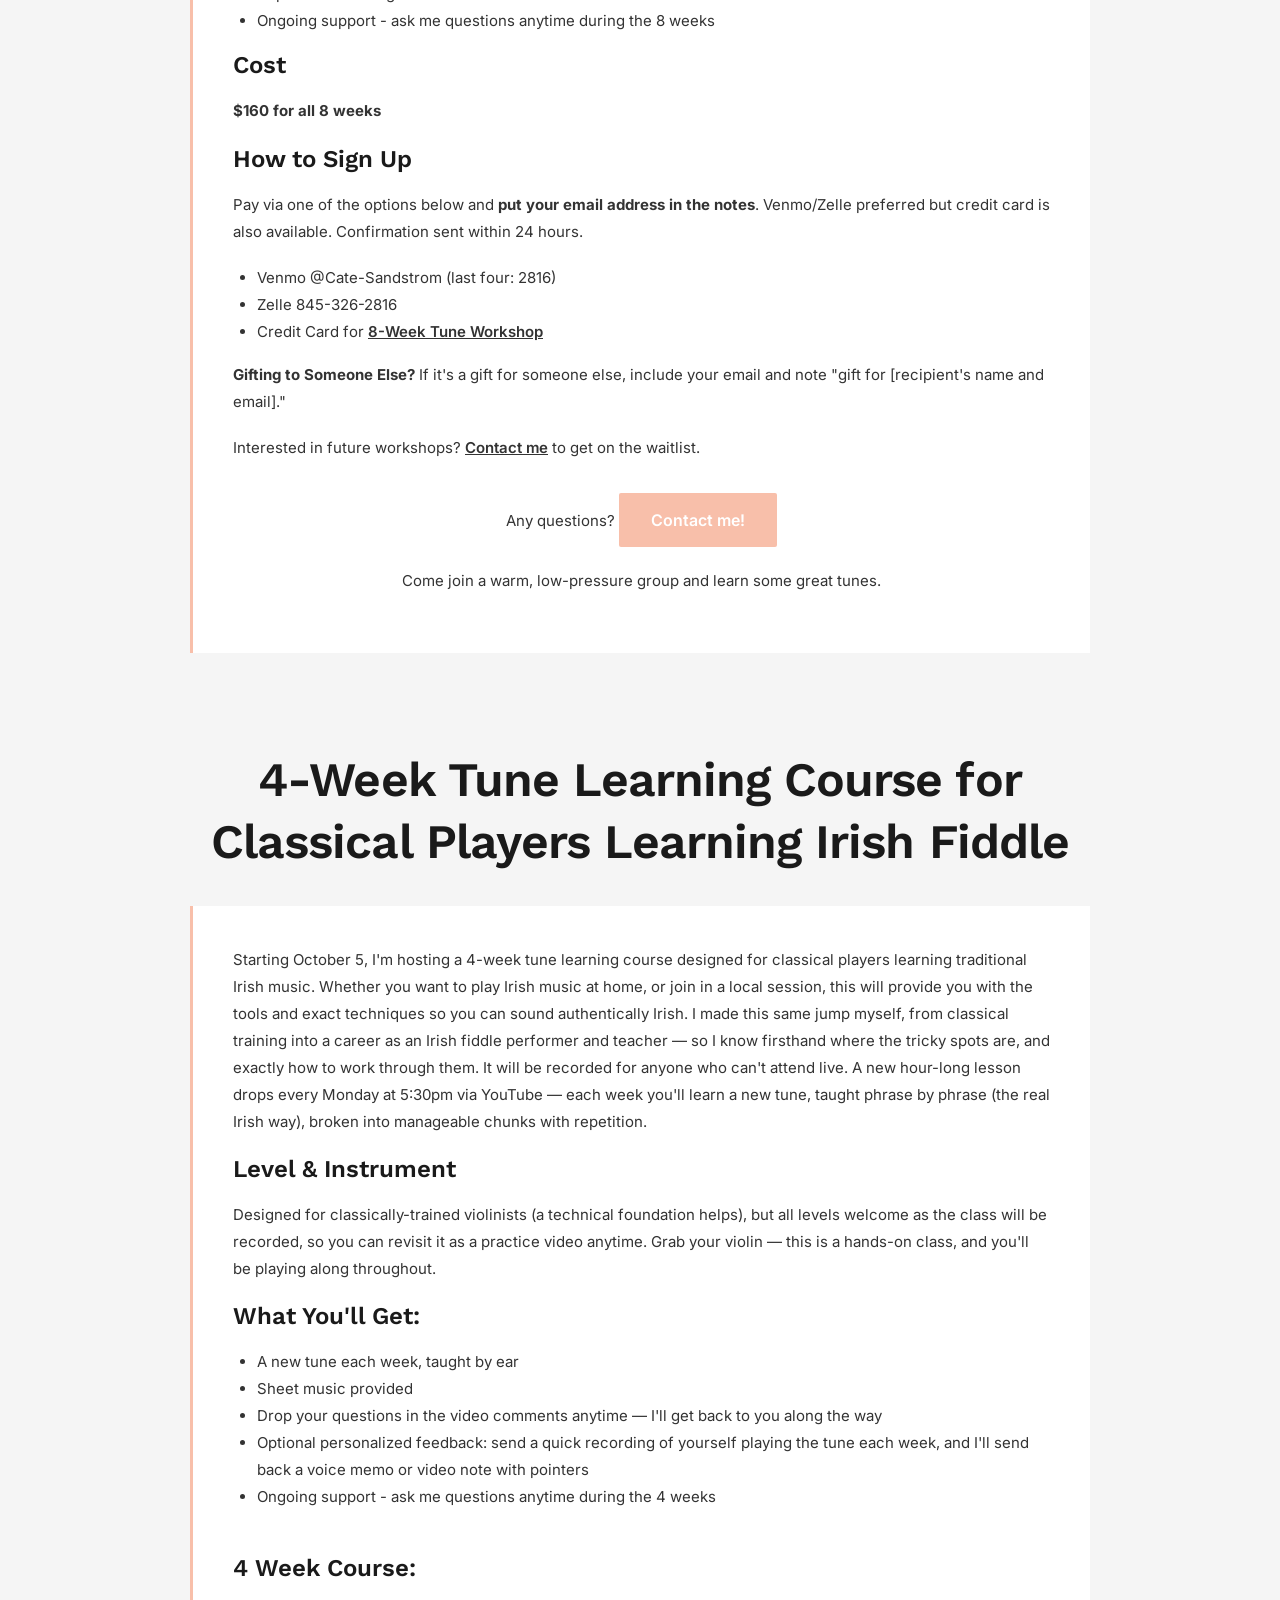
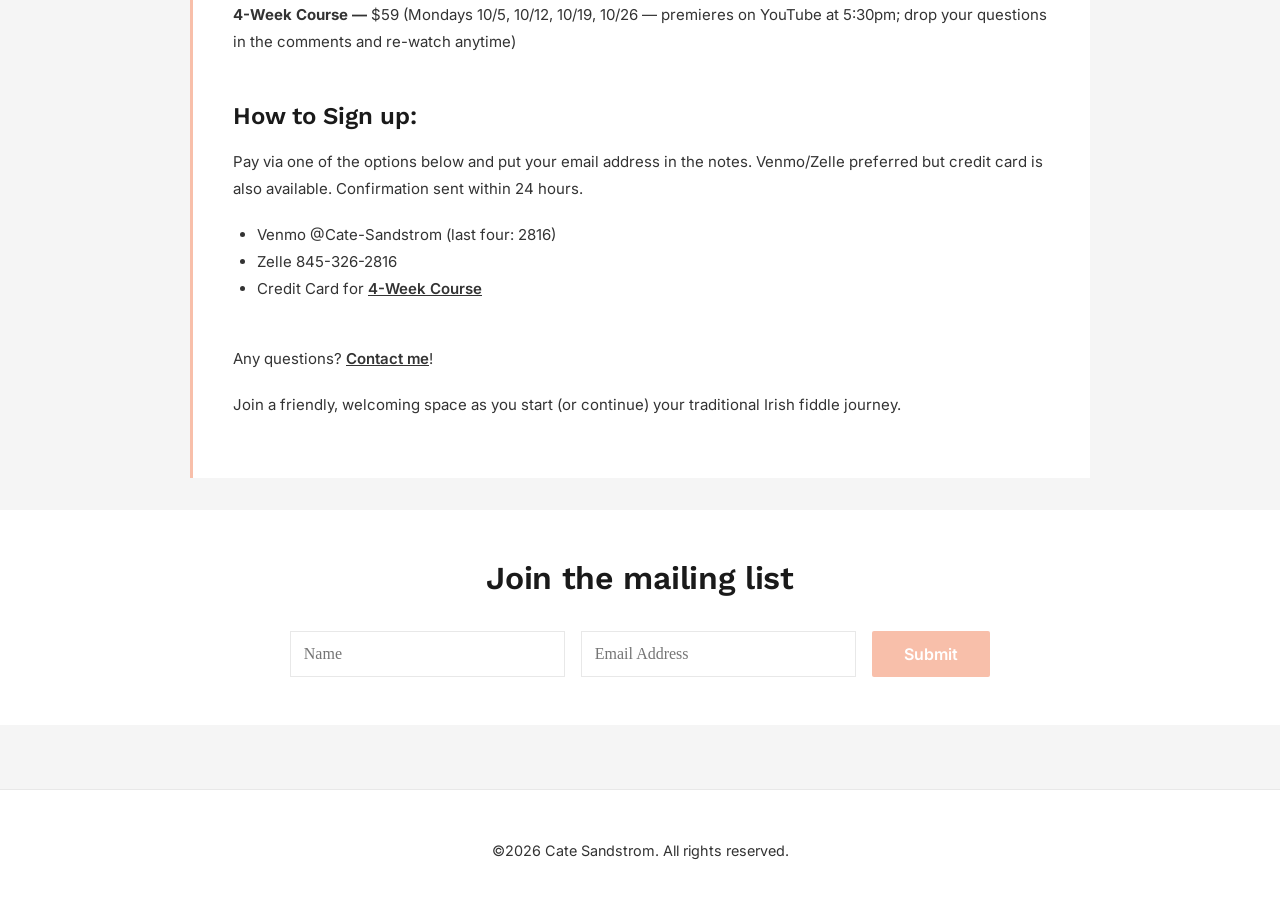
<file: workshop.html>
<!DOCTYPE html>
<html lang="en">
<head>
    <meta charset="UTF-8">
    <meta name="viewport" content="width=device-width, initial-scale=1.0">
    <title>Tune Workshop - Cate Sandstrom</title>
    <link rel="icon" type="image/png" href="images/favicon.png">
    <meta name="description" content="Join Cate Sandstrom's 8-week traditional Irish tune learning workshop.">
    
    <link rel="preconnect" href="https://fonts.googleapis.com">
    <link rel="preconnect" href="https://fonts.gstatic.com" crossorigin>
    <link href="https://fonts.googleapis.com/css2?family=Work+Sans:wght@400;500;600;700&family=Inter:wght@400;500;600&display=swap" rel="stylesheet">
    <link rel="stylesheet" href="https://cdnjs.cloudflare.com/ajax/libs/font-awesome/6.4.0/css/all.min.css">
    <link rel="stylesheet" href="css/style.css">
</head>
<body>
    <header>
        <div class="container">
            <nav>
                <a href="index.html" class="logo" style="text-decoration: none; color: inherit;">Cate Sandstrom</a>
                <button class="menu-toggle" aria-label="Toggle menu">
                    <i class="fas fa-bars"></i>
                </button>
                <ul class="nav-links">
                    <li><a href="index.html">Home</a></li>
                    <li><a href="about.html">About</a></li>
                    <li><a href="music.html">Music</a></li>
                    <li><a href="duet.html">Fiddle Duet</a></li>
                    <li><a href="workshop.html">Tune Workshop</a></li>
                    <li><a href="events.html">Events</a></li>
                    <li><a href="contact.html">Contact</a></li>
                    <li><a href="now.html">Now</a></li>
                    <li><a href="https://www.facebook.com/catesandstrommusic" target="_blank" class="social-icon"><i class="fab fa-facebook"></i></a></li>
                    <li><a href="https://www.instagram.com/catesandstrom/" target="_blank" class="social-icon"><i class="fab fa-instagram"></i></a></li>
                </ul>
            </nav>
        </div>
    </header>


    <section class="container" style="padding-top: 4rem;">
        <div class="content-section">
            <h1 class="text-center">8-Week Traditional Irish Tune Workshop</h1>
            
            <!-- Workshop Hero Image -->
            <div style="text-align: center; margin: 2rem 0;">
                <img src="images/workshop-hero.jpg" alt="Irish Tune Workshop" style="max-width: 100%; height: auto; border-radius: 8px;">
            </div>
            
            <div class="info-box">
                <p>I'm hosting an  8-week traditional Irish tune learning workshop online <strong>starting Thursday, November 5th, 5:30-6:45pm ET</strong>. We'll learn session-ready tunes in a friendly group.</p>
                
                <h3>Level & Instrument</h3>
                <p>Tunes will be taught at an intermediate level, though all levels welcome since recordings after each class allow you to learn at your own pace. While rooted in the Sligo style, these tunes are compatible with all styles of Irish music. Designed for fiddle, though other instruments welcome.</p>
                

                <p><strong>Workshop Dates (all 5:30-6:45pm ET)</strong></p>
                <ul>
                    <li>Thursday, November 5</li>
                    <li>Thursday, November 12</li>
                    <li>Thursday, November 19</li>
                    <li><strong>Tuesday, November 24</strong> (Thanksgiving week)</li>
                    <li>Thursday, December 3</li>
                    <li>Thursday, December 10</li>
                    <li>Thursday, December 17</li>
                    <li><strong>Tuesday, December 22</strong> (Christmas week)</li>
                 </ul> 
                 <br>
                 
                <h3>What's Included:</h3>
                <ul>
                    <li>Weekly Zoom classes, 5:30-6:45pm ET (recorded)</li>
                    <li>A 30-minute private lesson (schedule anytime during the workshop)</li>
                    <li>Tunes taught by ear (sheet music provided)</li>
                    <li>Bowing and ornamentation ideas</li>
                    <li>Separate recordings of each tune</li>
                    <li>Ongoing support - ask me questions anytime during the 8 weeks</li>
                </ul>

                <h3>Cost</h3>
                <p><strong>$160 for all 8 weeks</strong></p>

                <h3>How to Sign Up</h3>
                <p>Pay via one of the options below and <strong>put your email address in the notes</strong>. Venmo/Zelle preferred but credit card is also available. Confirmation sent within 24 hours.</p>
                <ul>
                    <li>Venmo @Cate-Sandstrom (last four: 2816)</li>
                    <li>Zelle 845-326-2816</li> 
                    <li>Credit Card for <a href="https://buy.stripe.com/4gMcN75M75Hz9Dg0oVaIM04" class="btn-link" target="_blank" rel="noopener noreferrer">8-Week Tune Workshop</a></li>
                </ul>
                
                <p><strong>Gifting to Someone Else?</strong> If it's a gift for someone else, include your email and note "gift for [recipient's name and email]."</p>
                
                <p>Interested in future workshops? <a href="contact.html" class="btn-link">Contact me</a> to get on the waitlist.</p>
                
                <p style="text-align: center; margin-top: 2rem;">
                    Any questions? <a href="contact.html" class="btn">Contact me!</a>
                </p>
                
                <p style="text-align: center; margin-top: 1rem;">
                    Come join a warm, low-pressure group and learn some great tunes.
                </p>
            </div>
        </div>
    </section>


       <section class="container" style="padding-top: 4rem;">
        <div class="content-section">

            <h1 class="text-center">4-Week Tune Learning Course for Classical Players Learning Irish Fiddle</h1>

        <div class="info-box">
              
                 <p>Starting October 5, I'm hosting a 4-week tune learning course designed for classical players learning traditional Irish music. Whether you want to play Irish music at home, or join in a local session, this will provide you with the tools and exact techniques so you can sound authentically Irish. I made this same jump myself, from classical training into a career as an Irish fiddle performer and teacher — so I know firsthand where the tricky spots are, and exactly how to work through them. It will be recorded for anyone who can't attend live. A new hour-long lesson drops every Monday at 5:30pm via YouTube — each week you'll learn a new tune, taught phrase by phrase (the real Irish way), broken into manageable chunks with repetition.</p>
                
                <h3>Level & Instrument</h3>
                <p>Designed for classically-trained violinists (a technical foundation helps), but all levels welcome as the class will be recorded, so you can revisit it as a practice video anytime. Grab your violin — this is a hands-on class, and you'll be playing along throughout.</p>
                
                <h3>What You'll Get:</h3>
                <ul>
                    <li>A new tune each week, taught by ear</li>
                    <li>Sheet music provided</li>
                    <li>Drop your questions in the video comments anytime — I'll get back to you along the way</li>
                    <li>Optional personalized feedback: send a quick recording of yourself playing the tune each week, and I'll send back a voice memo or video note with pointers</li> 
                    <li>Ongoing support - ask me questions anytime during the 4 weeks</li>           
                    
                </ul>                 
             
                </ul>
                <br>
                
                <h3>4 Week Course:</h3>

                <p><strong>4-Week Course —</strong> $59 (Mondays 10/5, 10/12, 10/19, 10/26  — premieres on YouTube at 5:30pm; drop your questions in the comments and re-watch anytime)</p>

                <br>
                
                <h3>How to Sign up:</h3>
                <p>Pay via one of the options below and put your email address in the notes. Venmo/Zelle preferred but credit card is also available. Confirmation sent within 24 hours.</p>
                <ul>
                    <li>Venmo @Cate-Sandstrom (last four: 2816)</li>
                    <li>Zelle 845-326-2816</li> 
                    <li>Credit Card for <a href="https://buy.stripe.com/14A7sN7Uf5Hz2aOefLaIM01" class="btn-link" target="_blank" rel="noopener noreferrer">4-Week Course</a></li>
                
                </ul>
                <br>
                
                <p>Any questions? <a href="contact.html" class="btn-link">Contact me</a>!</p>    
                
                </p>Join a friendly, welcoming space as you start (or continue) your traditional Irish fiddle journey.</p>    
                
         </div>
      </div>
    </section>

    <section class="newsletter-signup">
        <div class="container">
            <h2>Join the mailing list</h2>
            <form class="newsletter-form" action="https://formspree.io/f/YOUR_FORM_ID" method="POST">
                <input type="text" name="name" placeholder="Name" required>
                <input type="email" name="email" placeholder="Email Address" required>
                <button type="submit" class="btn">Submit</button>
            </form>
        </div>
    </section>

    <footer>
        <div class="container">
            <div class="footer-content">
                <p class="footer-text">©2026 Cate Sandstrom. All rights reserved.</p>
            </div>
        </div>
    </footer>

    <script src="js/main.js"></script>
</body>
</html>
</file>
<file: css/style.css>
/* ========================================
   Cate Sandstrom - Traditional Irish Fiddler
   Clean, Elegant, Professional Design
   ======================================== */

:root {
    --bg-color: #f5f5f5;
    --text-color: #333333;
    --heading-color: #1a1a1a;
    --link-color: #333333;
    --link-hover: #666666;
    --accent-color: #F8BFAA;
    --accent-hover: #E5A894;
    --bootcamp-green: #93b29f;
    --bootcamp-dark: #4A5D52;
    --light-gray: #e8e8e8;
    --transition: all 0.3s ease;
}

* {
    margin: 0;
    padding: 0;
    box-sizing: border-box;
}

body {
    font-family: 'Inter', -apple-system, BlinkMacSystemFont, sans-serif;
    background-color: var(--bg-color);
    color: var(--text-color);
    line-height: 1.8;
    font-size: 15px;
}

/* Typography */
h1, h2, h3, h4, h5, h6 {
    font-family: 'Work Sans', sans-serif;
    color: var(--heading-color);
    font-weight: 600;
    line-height: 1.3;
    margin-bottom: 1rem;
}

h1 {
    font-size: 3rem;
    letter-spacing: -0.02em;
}

h2 {
    font-size: 2rem;
    letter-spacing: -0.01em;
    margin-bottom: 2rem;
}

h3 {
    font-size: 1.5rem;
}

p {
    margin-bottom: 1.2rem;
}

a {
    color: var(--link-color);
    text-decoration: none;
    transition: var(--transition);
}

a:hover {
    color: var(--link-hover);
}

/* Header & Navigation */
header {
    background-color: var(--bg-color);
    padding: 1.5rem 0;
    border-bottom: 1px solid var(--light-gray);
    position: sticky;
    top: 0;
    z-index: 1000;
}

.container {
    max-width: 1200px;
    margin: 0 auto;
    padding: 0 2rem;
}

nav {
    display: flex;
    justify-content: space-between;
    align-items: center;
}

.logo {
    font-family: 'Work Sans', sans-serif;
    font-size: 1.5rem;
    font-weight: 700;
    letter-spacing: 0.02em;
}

.nav-links {
    display: flex;
    list-style: none;
    align-items: center;
    gap: 1.5rem;
}

.nav-links a {
    font-size: 0.95rem;
    text-transform: capitalize;
    letter-spacing: 0.03em;
    position: relative;
}

.nav-links a::after {
    content: '';
    position: absolute;
    bottom: -5px;
    left: 0;
    width: 0;
    height: 1px;
    background-color: var(--accent-color);
    transition: width 0.3s ease;
}

.nav-links a:hover::after {
    width: 100%;
}

.social-icon {
    font-size: 1.2rem;
    transition: var(--transition);
}

.social-icon:hover {
    opacity: 0.7;
}

/* Mobile Menu Toggle */
.menu-toggle {
    display: none;
    background: none;
    border: none;
    font-size: 1.5rem;
    cursor: pointer;
    color: var(--text-color);
}

/* Hero Section */
.hero {
    direction: rtl;
    display: grid;
    grid-template-columns: 1fr 1fr;
    gap: 4rem;
    align-items: center;
    padding: 4rem 0;
    min-height: 70vh;
}

.hero-content,
.hero-image-container {
    direction: ltr;
}

.hero-content h1 {
    margin-bottom: 0.5rem;
}

.hero-subtitle {
    font-size: 1.2rem;
    color: var(--text-color);
    margin-bottom: 2rem;
    line-height: 1.6;
}

.hero-image {
    width: 100%;
    height: auto;
    object-fit: cover;
    border-radius: 2px;
}

/* Content Sections */
section {
    padding: 4rem 0;
}

.content-section {
    max-width: 900px;
    margin: 0 auto;
}

.text-center {
    text-align: center;
}

/* Two Column Layout */
.two-column {
    display: grid;
    grid-template-columns: 1fr 1fr;
    gap: 4rem;
    align-items: center;
    margin-bottom: 4rem;
}

.two-column img {
    width: 100%;
    height: auto;
    object-fit: cover;
    border-radius: 2px;
}

.two-column.reverse {
    direction: rtl;
}

.two-column.reverse > * {
    direction: ltr;
}

/* Photo Carousel */
.photo-carousel {
    background-color: white;
    padding: 3rem 0;
    overflow: hidden;
    margin-top: 3rem;
}

.carousel-track {
    display: flex;
    gap: 1.5rem;
    animation: scroll 30s linear infinite;
}

.carousel-image {
    min-width: 300px;
    height: 200px;
    object-fit: cover;
    border-radius: 2px;
}

@keyframes scroll {
    0% {
        transform: translateX(0);
    }
    100% {
        transform: translateX(-50%);
    }
}

/* Buttons & CTAs */
.btn {
    display: inline-block;
    padding: 0.8rem 2rem;
    background-color: var(--accent-color);
    color: white;
    border: none;
    cursor: pointer;
    font-size: 1rem;
    font-family: 'Inter', sans-serif;
    font-weight: 600;
    transition: var(--transition);
    text-align: center;
    border-radius: 2px;
}

.btn:hover {
    background-color: var(--accent-hover);
    color: white;
    transform: translateY(-2px);
}

.btn-link {
    text-decoration: underline;
    font-weight: 600;
}

/* Forms */
.form-group {
    margin-bottom: 1.5rem;
}

label {
    display: block;
    margin-bottom: 0.5rem;
    font-weight: 600;
}

input,
textarea {
    width: 100%;
    padding: 0.8rem;
    border: 1px solid var(--light-gray);
    background-color: white;
    font-family: 'Lora', serif;
    font-size: 1rem;
    transition: var(--transition);
}

input:focus,
textarea:focus {
    outline: none;
    border-color: var(--accent-color);
}

textarea {
    min-height: 150px;
    resize: vertical;
}

/* Newsletter Signup */
.newsletter-signup {
    background-color: white;
    padding: 3rem 0;
    text-align: center;
}

.newsletter-form {
    max-width: 700px;
    margin: 2rem auto 0;
    display: flex;
    gap: 1rem;
    flex-wrap: wrap;
    justify-content: center;
}

.newsletter-form input {
    flex: 1;
    min-width: 250px;
}

/* Calendar/Events */
.event-list {
    list-style: none;
    max-width: 700px;
    margin: 2rem auto;
}

.event-item {
    padding: 1.5rem 0;
    border-bottom: 1px solid var(--light-gray);
}

.event-item:last-child {
    border-bottom: none;
}

/* Workshop/Class Info Box */
.info-box {
    background-color: white;
    padding: 2.5rem;
    margin: 2rem 0;
    border-left: 3px solid var(--accent-color);
}

.info-box h3 {
    margin-top: 0;
}

.info-box ul {
    margin: 1rem 0 1rem 1.5rem;
}

.info-box li {
    margin-bottom: 0rem;
}

/* "Now" Page Cards */
.now-grid {
    display: grid;
    grid-template-columns: repeat(auto-fit, minmax(300px, 1fr));
    gap: 1.5rem;
    margin: 3rem 0;
}

.now-card {
    background-color: white;
    padding: 2rem;
    border-radius: 2px;
}

.now-card h3 {
    margin-bottom: 1rem;
}

.now-card img {
    width: 100%;
    height: 200px;
    object-fit: cover;
    margin-bottom: 1rem;
    border-radius: 2px;
}

/* Footer */
footer {
    background-color: white;
    padding: 3rem 0 2rem;
    border-top: 1px solid var(--light-gray);
    margin-top: 4rem;
}

.footer-content {
    text-align: center;
}

.footer-social {
    display: flex;
    justify-content: center;
    gap: 1.5rem;
    margin-bottom: 2rem;
}

.footer-social a {
    font-size: 1.5rem;
}

.footer-text {
    font-size: 0.9rem;
    color: var(--text-color);
}

/* Video Embeds */
.video-container {
    position: relative;
    padding-bottom: 56.25%;
    height: 0;
    overflow: hidden;
    margin: 2rem 0;
}

.video-container iframe {
    position: absolute;
    top: 0;
    left: 0;
    width: 100%;
    height: 100%;
}

/* Side-by-Side Videos */
.video-grid {
    display: grid;
    grid-template-columns: 1fr 1fr;
    gap: 1.5rem;
    margin: 2rem 0;
}

.video-grid .video-container {
    margin: 0;
}

/* Responsive Design */
@media (max-width: 768px) {
    .menu-toggle {
        display: block;
    }

    .nav-links {
        position: fixed;
        top: 0;
        right: -100%;
        width: 70%;
        height: 100vh;
        background-color: var(--bg-color);
        flex-direction: column;
        padding: 4rem 2rem;
        transition: right 0.3s ease;
        box-shadow: -2px 0 10px rgba(0,0,0,0.1);
    }

    .nav-links.active {
        right: 0;
    }

    .hero {
        grid-template-columns: 1fr;
        gap: 1.5rem;
    }

    .two-column {
        grid-template-columns: 1fr;
        gap: 1.5rem;
    }

    h1 {
        font-size: 2.5rem;
    }

    h2 {
        font-size: 2rem;
    }

    .newsletter-form {
        flex-direction: column;
    }

    .newsletter-form input {
        min-width: 100%;
    }

    .now-grid {
        grid-template-columns: 1fr;
    }
}

@media (max-width: 480px) {
    .container {
        padding: 0 1rem;
    }

    h1 {
        font-size: 2rem;
    }

    h2 {
        font-size: 1.6rem;
    }

    section {
        padding: 2rem 0;
    }
}
</file>
